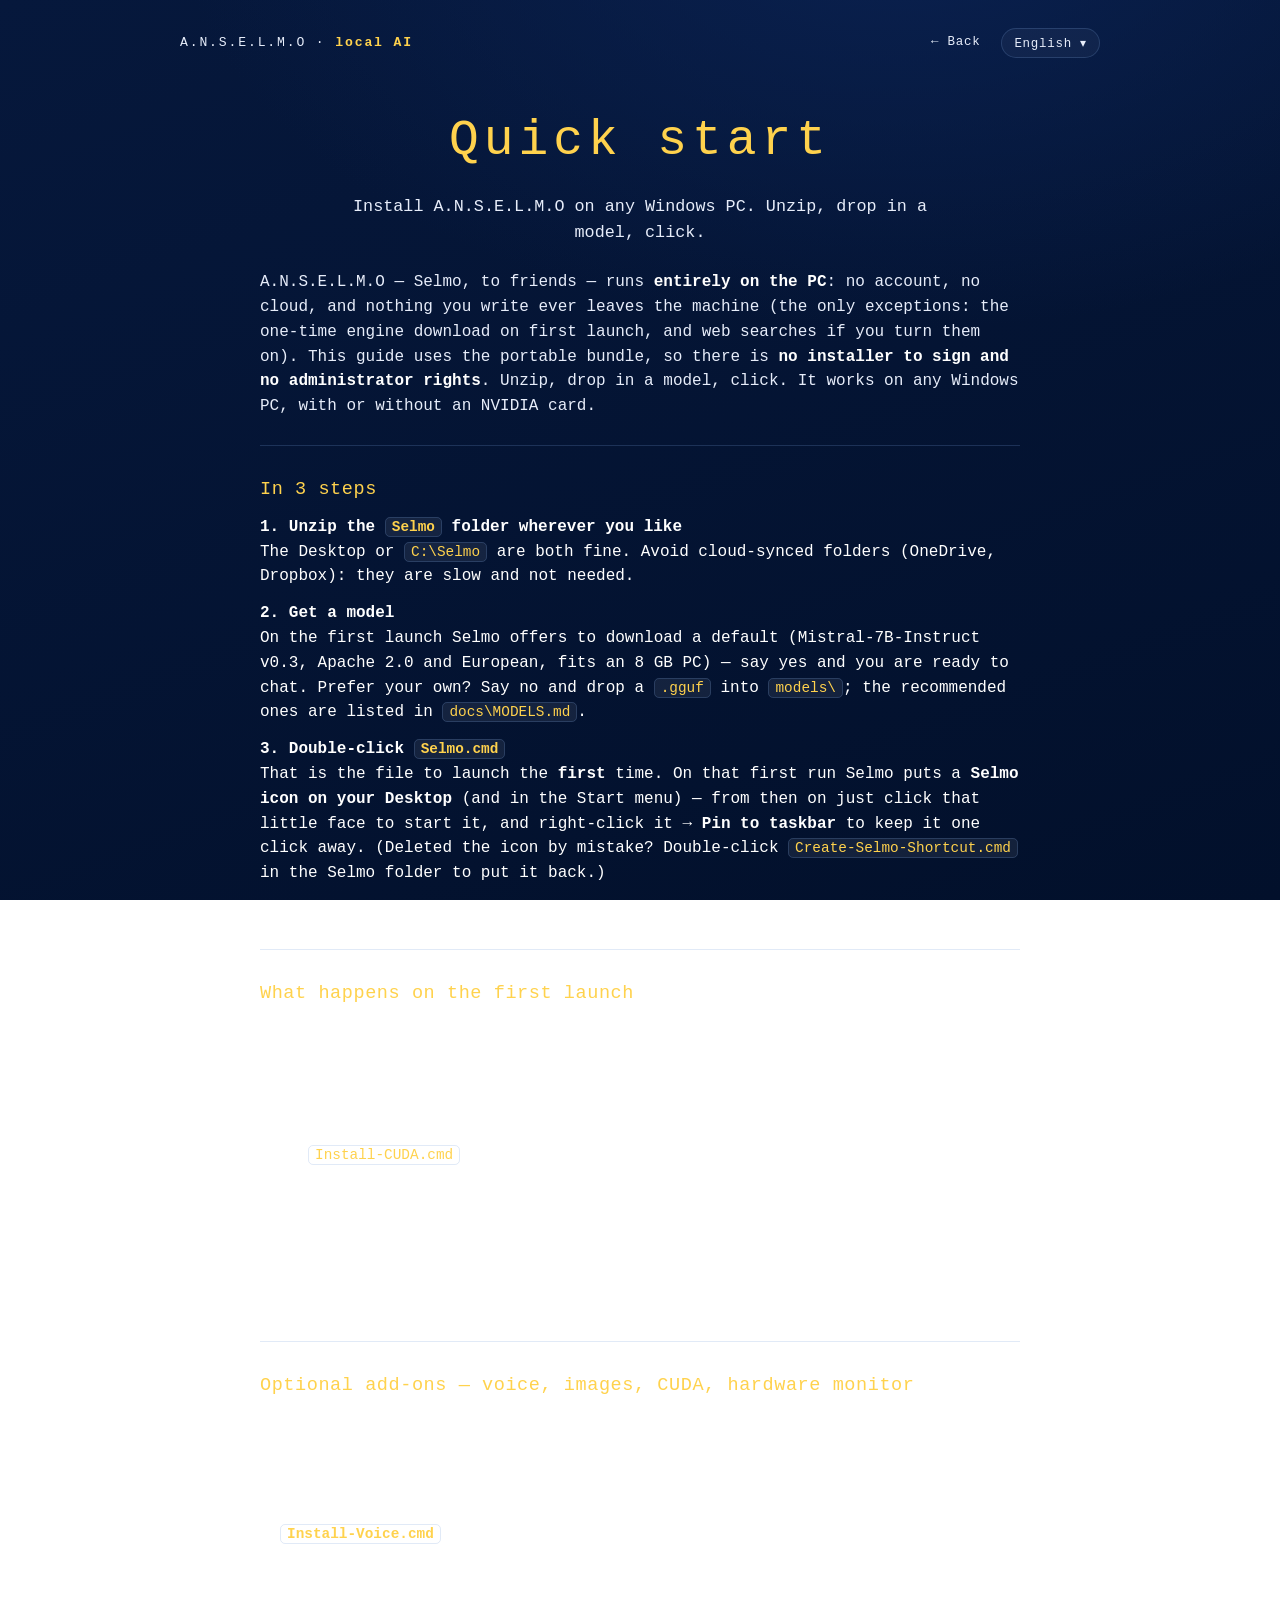
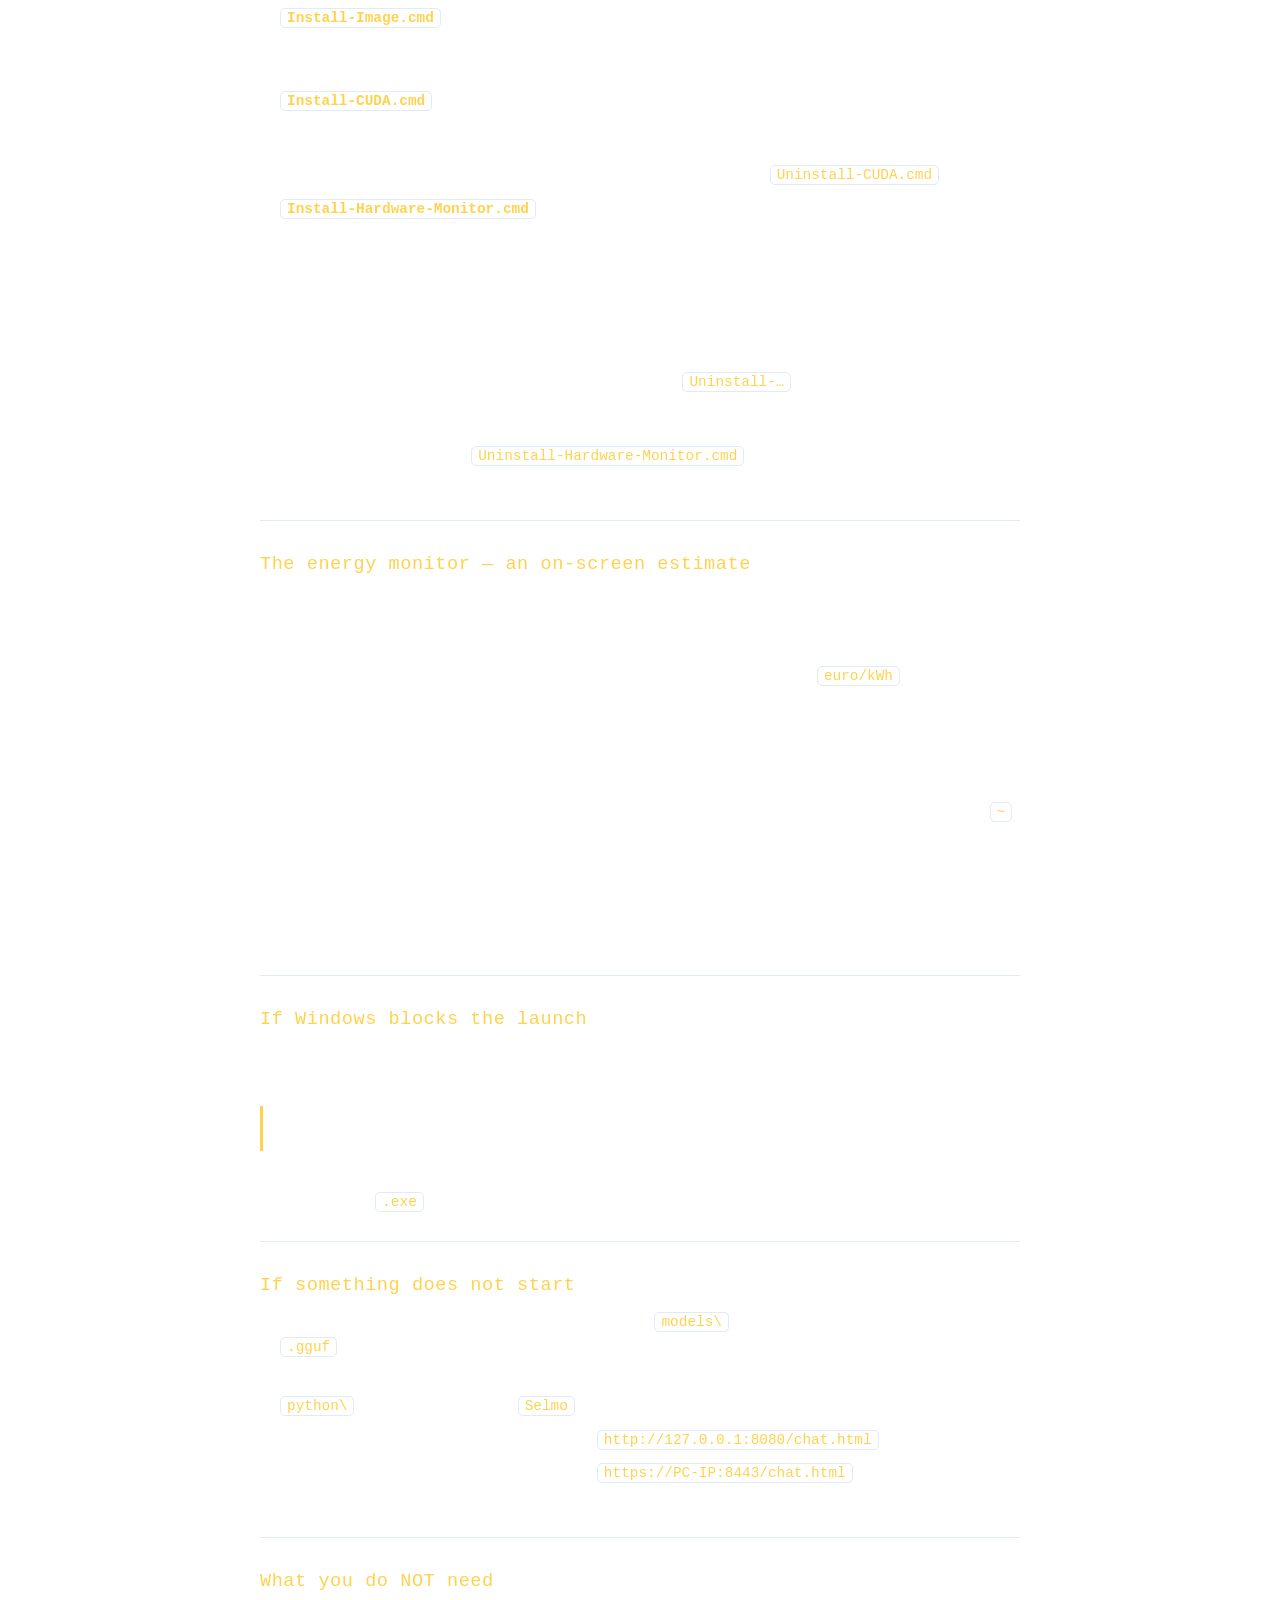
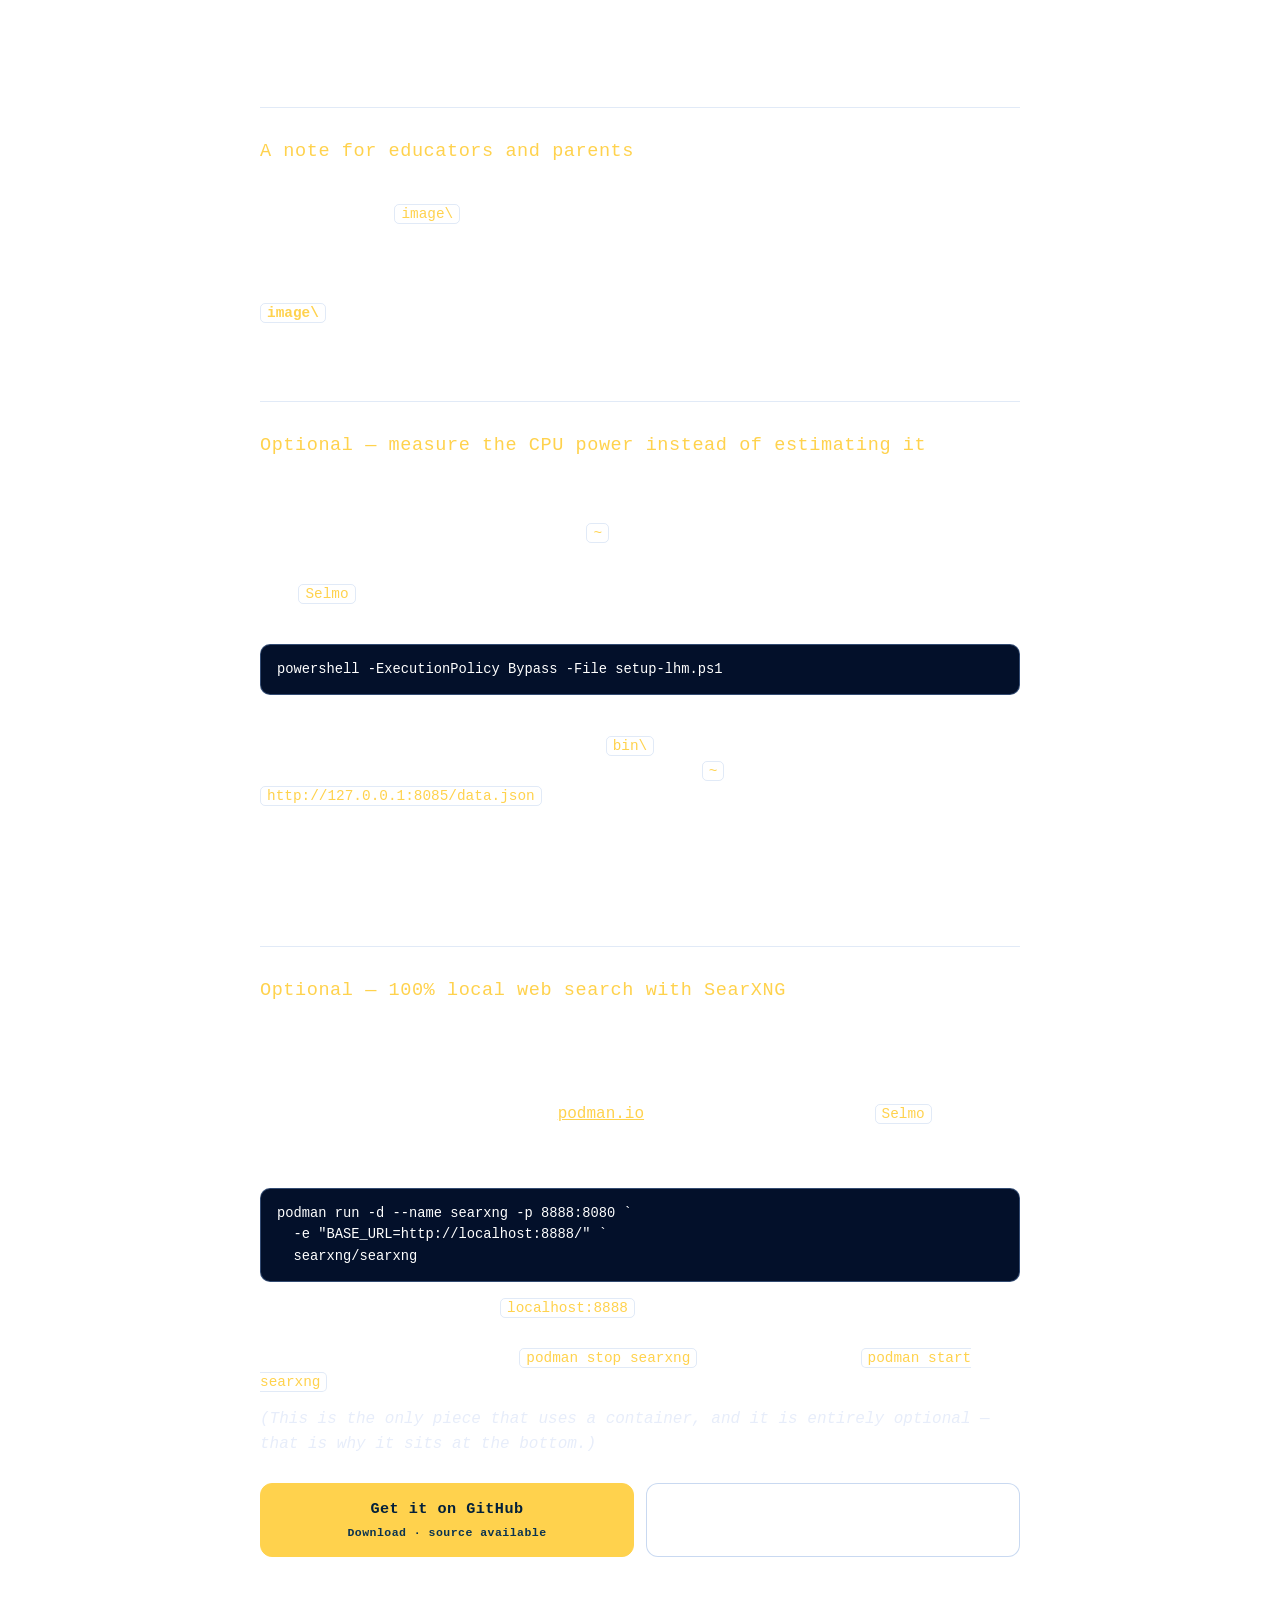
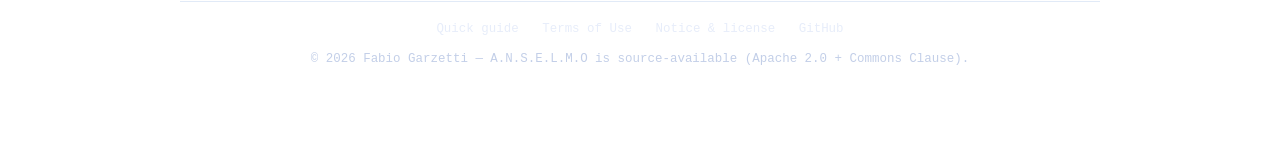
<file: docs/quickstart.html>
<!DOCTYPE html>
<html lang="en">
<head>
<meta charset="utf-8">
<meta name="viewport" content="width=device-width, initial-scale=1">
<title>A.N.S.E.L.M.O — Quick start</title>
<meta name="description" content="Quick start: install A.N.S.E.L.M.O on any Windows PC. Unzip, drop in a model, click.">
<link rel="stylesheet" href="style.css">
</head>
<body>
<div class="watermark" aria-hidden="true"></div>
<div class="wrap">

  <div class="top">
    <div class="brandmini"><a href="index.html">A.N.S.E.L.M.O · <b>local AI</b></a></div>
    <div class="top-r">
      <a class="back" href="software.html" data-i18n="nav.back">← Back</a>
      <button class="langbtn" id="langbtn" title="Language">EN ▾</button>
    </div>
  </div>

  <header class="hero">
    <h1>Quick start</h1>
    <div class="tag">Install A.N.S.E.L.M.O on any Windows PC. Unzip, drop in a model, click.</div>
  </header>

  <article class="doc">
    <p class="lead">A.N.S.E.L.M.O — Selmo, to friends — runs <strong>entirely on the PC</strong>: no account, no cloud, and nothing you write ever leaves the machine (the only exceptions: the one-time engine download on first launch, and web searches if you turn them on). This guide uses the portable bundle, so there is <strong>no installer to sign and no administrator rights</strong>. Unzip, drop in a model, click. It works on any Windows PC, with or without an NVIDIA card.</p>

    <hr>

    <h2>In 3 steps</h2>
    <p><strong>1. Unzip the <code>Selmo</code> folder wherever you like</strong><br>
    The Desktop or <code>C:\Selmo</code> are both fine. Avoid cloud-synced folders (OneDrive, Dropbox): they are slow and not needed.</p>
    <p><strong>2. Get a model</strong><br>
    On the first launch Selmo offers to download a default (Mistral-7B-Instruct v0.3, Apache 2.0 and European, fits an 8 GB PC) — say yes and you are ready to chat. Prefer your own? Say no and drop a <code>.gguf</code> into <code>models\</code>; the recommended ones are listed in <code>docs\MODELS.md</code>.</p>
    <p><strong>3. Double-click <code>Selmo.cmd</code></strong><br>
    That is the file to launch the <strong>first</strong> time. On that first run Selmo puts a <strong>Selmo icon on your Desktop</strong> (and in the Start menu) — from then on just click that little face to start it, and right-click it → <strong>Pin to taskbar</strong> to keep it one click away. (Deleted the icon by mistake? Double-click <code>Create-Selmo-Shortcut.cmd</code> in the Selmo folder to put it back.)</p>
    <p>Done. The browser opens with Selmo.</p>

    <hr>

    <h2>What happens on the first launch</h2>
    <p>The <strong>first</strong> time, a black window opens and downloads Selmo's engine — a universal <strong>Vulkan</strong> build that runs on any GPU, and on the CPU alone when there is no graphics card. It takes a minute or two and needs the internet <strong>only this once</strong>. Then the browser opens by itself. (It does not pick a GPU-specific build for you: on an NVIDIA card you can <em>optionally</em> swap in the faster CUDA engine later with <code>Install-CUDA.cmd</code> — see the add-ons below — but Selmo runs as-is everywhere.)</p>
    <p>From the second launch on it starts straight away, even offline.</p>
    <p>Down by the clock, bottom-right, the <strong>Selmo icon</strong> appears: it is the engine running in the background. You pick the model and chat in the browser; the icon is just where you shut everything down (right-click → Exit).</p>

    <hr>

    <h2>Optional add-ons — voice, images, CUDA, hardware monitor</h2>
    <p>The base edition is deliberately light: <strong>chat, web search and documents</strong>. Four optional add-ons live in the Selmo folder as separate files you can run — or ignore — independently. Each is a single double-click; run it, then restart Selmo.</p>
    <ul>
      <li><strong><code>Install-Voice.cmd</code></strong> — speak to Selmo (Whisper transcription) and have it read replies aloud (Kokoro). Downloads ~330 MB; the transcription model is fetched the first time you use the microphone.</li>
      <li><strong><code>Install-Image.cmd</code></strong> — local image generation (Z-Image-Turbo via stable-diffusion.cpp). It <strong>needs a graphics card</strong> (NVIDIA, AMD or Intel) and stops by itself on a PC without one. Downloads ~9 GB.</li>
      <li><strong><code>Install-CUDA.cmd</code></strong> — <strong>NVIDIA only</strong>: swaps Selmo's engine for the faster CUDA build. The base is a universal Vulkan engine that runs on any GPU and on CPU; on an NVIDIA card CUDA is quicker. It stops by itself on a non-NVIDIA PC, downloads a few hundred MB, and is reversible with <code>Uninstall-CUDA.cmd</code>.</li>
      <li><strong><code>Install-Hardware-Monitor.cmd</code></strong> — installs LibreHardwareMonitor so the energy monitor shows the <strong>real CPU watts</strong> instead of an estimate (asks for admin once, to read the CPU sensors).</li>
    </ul>
    <p>Until an add-on is installed, its buttons in the bottom bar stay greyed out — nothing in the interface pretends to work when the service behind it is missing.</p>
    <p><strong>Removing an add-on</strong> is just as easy: run its <code>Uninstall-…</code> twin in the same folder. Voice and Image only delete their own files (freeing the disk space); the hardware monitor's uninstaller also removes its background task. To remove Selmo completely, run <code>Uninstall-Hardware-Monitor.cmd</code> first (if you ever installed it), then delete the whole folder.</p>

    <hr>

    <h2>The energy monitor — an on-screen estimate</h2>
    <p>On the right of the screen A.N.S.E.L.M.O shows an <strong>estimate</strong> of the power your PC draws while it works: watts (CPU + GPU together), the watt-hours spent this session and in total, the speed in tokens per second, and the running cost in your own currency. Set your electricity price once in the <code>euro/kWh</code> field and the cost estimate follows it.</p>
    <p>This is a figure no other local AI puts on screen, and it is enough to compare a light model against a heavy one on the same PC. But it is an <strong>estimate, not a certified measurement</strong>: the GPU draw is read from the card, while the CPU and the rest of the system are approximated from load (the CPU figure carries a <code>~</code> when it is estimated rather than measured). If you want the exact number, a plug-in wall power meter or a smart plug with energy metering measures what the whole PC really pulls from the socket — and you can tune Selmo's estimate against that reading. To have the CPU power measured rather than estimated, see the optional LibreHardwareMonitor step near the end of this guide.</p>

    <hr>

    <h2>If Windows blocks the launch</h2>
    <p>Windows may show <strong>"Windows protected your PC"</strong> (SmartScreen), because the file is not signed. That is normal for a home-made program:</p>
    <blockquote>click <strong>More info</strong> → <strong>Run anyway</strong>.</blockquote>
    <p>You only do this <strong>once</strong>. (This is exactly the signing hassle the bundle avoids: there is no <code>.exe</code> to sign, just a script you start yourself.)</p>

    <hr>

    <h2>If something does not start</h2>
    <ul>
      <li><strong>"no .gguf file found in models\"</strong> → the <code>models\</code> folder is empty: copy a <code>.gguf</code> file into it.</li>
      <li><strong>The black window closes immediately</strong> → likely an antivirus block on the <code>python\</code> folder: add the <code>Selmo</code> folder to the antivirus exclusions.</li>
      <li><strong>The browser does not open</strong> → open <code>http://127.0.0.1:8080/chat.html</code> manually.</li>
      <li><strong>From a phone</strong> (same Wi-Fi) → open <code>https://PC-IP:8443/chat.html</code> and accept the certificate warning (once). The PC's IP is shown in the tray icon.</li>
    </ul>

    <hr>

    <h2>What you do NOT need</h2>
    <p>No Python to install (it is already inside the folder), no installer, no administrator, no account. Voice and image generation are optional extras: the chat works without them.</p>

    <hr>

    <h2>A note for educators and parents</h2>
    <p>Image generation is an optional extra: it stays off unless an image model is placed in the <code>image\</code> folder. Be aware that text-to-image models — all of them, not just the ones Selmo supports — can easily be pushed toward inappropriate images, and a model running locally has <strong>no cloud-side filter</strong>. In a classroom, or on a PC used by minors, the safest setup is the default one: <strong>leave the <code>image\</code> folder empty</strong> and supervise the use of the chat. Locally-run chat models only carry the safety training of whoever released them — an adult nearby is the real filter.</p>

    <hr>

    <h2>Optional — measure the CPU power instead of estimating it</h2>
    <p>The energy monitor needs no install: it runs the moment Selmo starts. On an NVIDIA machine the GPU watts are read from the card; the CPU figure is an <strong>estimate</strong> from load, marked with a <code>~</code>.</p>
    <p>To have the CPU power <strong>measured</strong> instead, install LibreHardwareMonitor once. Open the <code>Selmo</code> project folder, right-click an empty spot inside it, choose <strong>Open in Terminal</strong>, then paste the command below and press Enter:</p>
    <pre><code>powershell -ExecutionPolicy Bypass -File setup-lhm.ps1</code></pre>
    <p>It asks for administrator rights once (reading CPU package power needs them), downloads LibreHardwareMonitor into <code>bin\</code>, sets it to start quietly at logon, and Selmo then shows the real CPU watts — the <code>~</code> disappears. To check, open <code>http://127.0.0.1:8085/data.json</code>: you should see CPU and GPU watts.</p>
    <p>Some locked-down PCs block the sensor driver (Windows Defender flags this class of driver). If that happens nothing breaks — Selmo keeps using the estimate. And whatever the software reports, only a plug-in wall power meter or a smart plug with energy metering measures exactly what the PC pulls from the socket.</p>

    <hr>

    <h2>Optional — 100% local web search with SearXNG</h2>
    <p>Selmo can search the web. By default it uses public engines (the query leaves the PC). If you want <strong>searches to stay local too</strong>, you can run SearXNG in a container on the PC. This is <strong>optional</strong>: without it, search still works.</p>
    <p>You need <strong>Podman Desktop</strong> (free, <a href="https://podman.io" target="_blank" rel="noopener">podman.io</a>). Then, once: open the <code>Selmo</code> project folder, right-click an empty spot inside it, choose <strong>Open in Terminal</strong>, then paste the command below and press Enter:</p>
    <pre><code>podman run -d --name searxng -p 8888:8080 `
  -e "BASE_URL=http://localhost:8888/" `
  searxng/searxng</code></pre>
    <p>Selmo detects SearXNG on <code>localhost:8888</code> by itself and routes searches to it: from then on the sources bar shows "SearXNG local" and the query no longer leaves the PC. To stop it: <code>podman stop searxng</code>. To restart it: <code>podman start searxng</code>.</p>
    <p class="lead"><em>(This is the only piece that uses a container, and it is entirely optional — that is why it sits at the bottom.)</em></p>

    <div class="ctas" style="margin-top:26px">
      <a class="cta primary" data-link="github" target="_blank" rel="noopener">
        <span data-i18n="cta.github">Get it on GitHub</span>
        <span class="s" data-i18n="cta.github.s">Download · source available</span>
      </a>
      <a class="cta ghost" href="software.html">
        <span data-i18n="nav.back">← Back</span>
      </a>
    </div>
  </article>

  <footer>
    <nav>
      <a href="quickstart.html" data-i18n="foot.quick">Quick guide</a>
      <a data-link="terms" target="_blank" rel="noopener" data-i18n="foot.terms">Terms of Use</a>
      <a data-link="notice" target="_blank" rel="noopener" data-i18n="foot.notice">Notice &amp; license</a>
      <a data-link="github" target="_blank" rel="noopener">GitHub</a>
    </nav>
    <div class="cw" data-i18n="foot.cw">© 2026 Fabio Garzetti — A.N.S.E.L.M.O is source-available (Apache 2.0 + Commons Clause).</div>
  </footer>
</div>
<script src="site.js"></script>
</body>
</html>
</file>
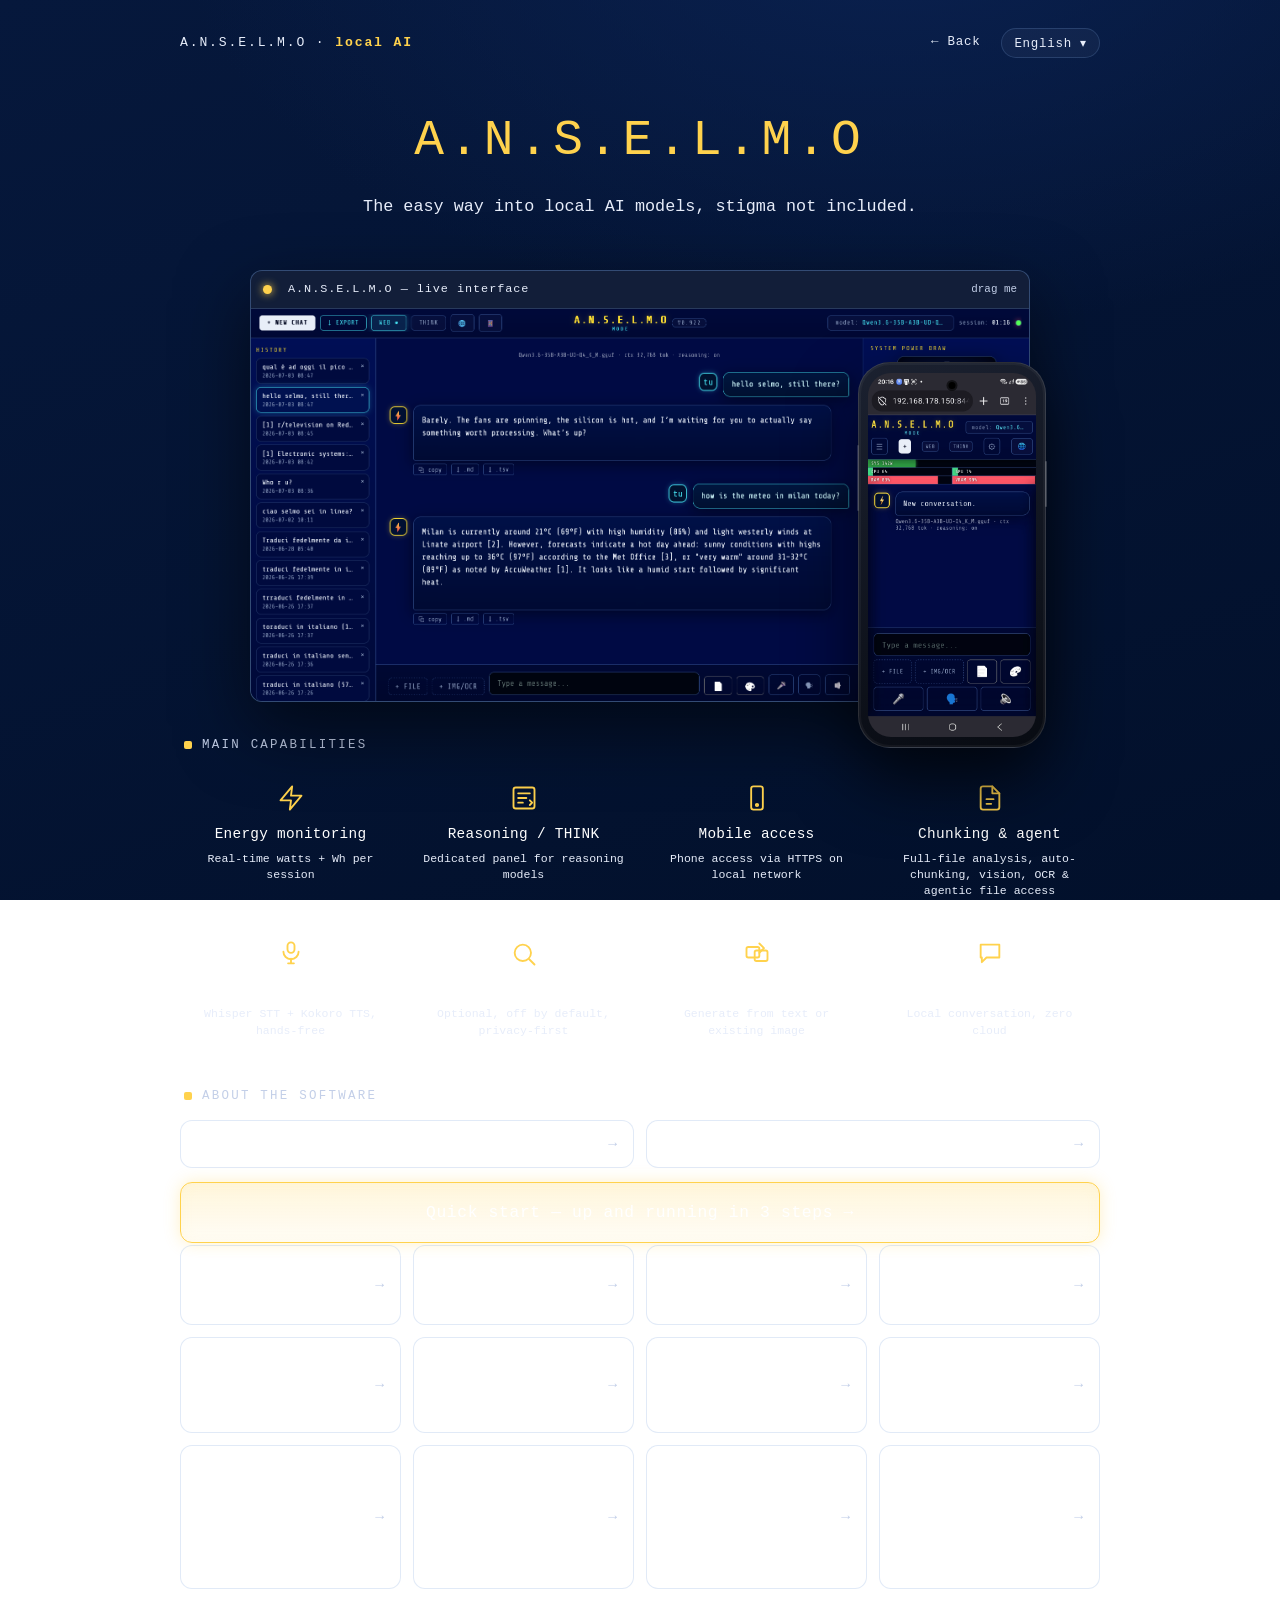
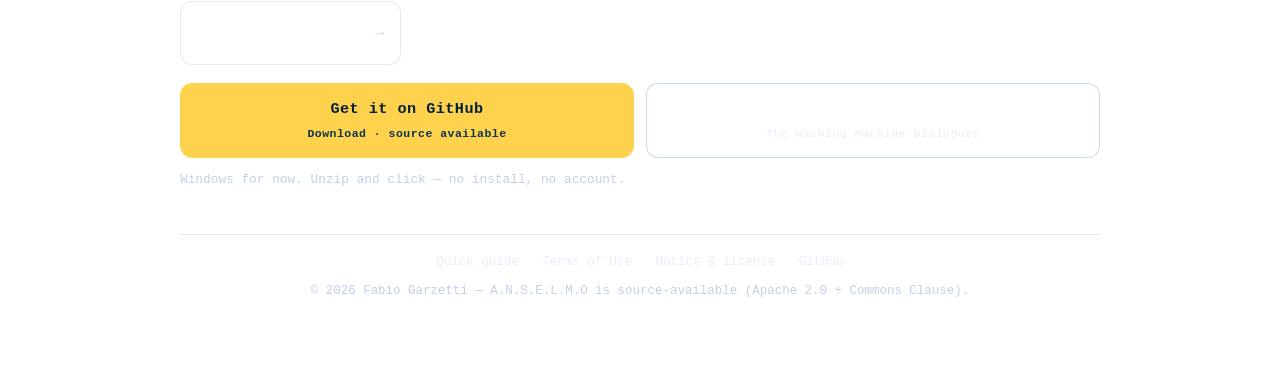
<file: docs/software.html>
<!DOCTYPE html>
<html lang="en">
<head>
<meta charset="utf-8">
<meta name="viewport" content="width=device-width, initial-scale=1">
<title>A.N.S.E.L.M.O — the software</title>
<meta name="description" content="A.N.S.E.L.M.O — a fully local AI on your own PC. Chat, vision, documents, voice, images. Private by design, energy-honest, source-available.">
<link rel="stylesheet" href="style.css">
</head>
<body>
<div class="watermark" aria-hidden="true"></div>
<div class="wrap">

  <div class="top">
    <div class="brandmini"><a href="index.html">A.N.S.E.L.M.O · <b>local AI</b></a></div>
    <div class="top-r">
      <a class="back" href="index.html" data-i18n="nav.back">← Back</a>
      <button class="langbtn" id="langbtn" title="Language">EN ▾</button>
    </div>
  </div>

  <header class="hero">
    <h1 data-i18n="sw.title">A.N.S.E.L.M.O</h1>
    <div class="tag" data-i18n="sw.sub">The easy way into local AI models, stigma not included.</div>
  </header>

  <!-- device stage: desktop window + phone overlay -->
  <div class="devstage">

    <!-- floating window: the app interface -->
    <div class="floatwin" id="floatwin">
      <div class="fw-bar" id="fwbar">
        <span class="fw-led"></span>
        <span class="fw-title" data-i18n="fw.title">A.N.S.E.L.M.O — live interface</span>
        <span class="fw-hint" data-i18n="fw.hint">drag me</span>
      </div>
      <div class="fw-body">
        <img id="fwimg" src="assets/anselmo-ui.png" alt="A.N.S.E.L.M.O interface"
             onerror="this.style.display='none';document.getElementById('fwph').style.display='flex';">
        <div class="fw-ph" id="fwph" style="display:none" data-i18n="fw.ph">Drop the interface screenshot at assets/anselmo-ui.png</div>
      </div>
    </div>

    <!-- phone overlay: the app on a handset -->
    <div class="phone" aria-label="A.N.S.E.L.M.O on a phone">
      <div class="phone-screen">
        <span class="phone-notch"></span>
        <img src="assets/anselmo-phone.jpg" alt="A.N.S.E.L.M.O on a phone"
             onerror="this.style.display='none';this.parentNode.querySelector('.phone-ph').style.display='flex';">
        <div class="phone-ph" data-i18n="phone.ph">Drop the phone screenshot at assets/anselmo-phone.jpg</div>
      </div>
    </div>

  </div>

  <!-- capability matrix -->
  <section class="sec">
    <div class="sec-h" data-i18n="caps.h">Main capabilities</div>
    <div class="caps">
      <div class="cap">
        <div class="ic"><svg viewBox="0 0 24 24"><path d="M4 4h16v11H9l-4 4v-4H4z"/></svg></div>
        <div class="ct">Chat</div>
        <div class="cd">Standard LLM chat</div>
      </div>
      <div class="cap">
        <div class="ic"><svg viewBox="0 0 24 24"><path d="M7 3h8l4 4v14H7z"/><path d="M15 3v4h4"/><path d="M10 12h6M10 15.5h6M10 19h4"/></svg></div>
        <div class="ct">Documents &amp; OCR</div>
        <div class="cd">Whole-file handling, with chunking</div>
      </div>
      <div class="cap">
        <div class="ic"><svg viewBox="0 0 24 24"><path d="M2 12s3.6-6.5 10-6.5S22 12 22 12s-3.6 6.5-10 6.5S2 12 2 12z"/><circle cx="12" cy="12" r="2.6"/></svg></div>
        <div class="ct">Image to text</div>
        <div class="cd">Vision &amp; OCR on images</div>
      </div>
      <div class="cap">
        <div class="ic"><svg viewBox="0 0 24 24"><rect x="3" y="6" width="14" height="12" rx="1.5"/><path d="M6 15l3-3 2.5 2.5L14 11l3 4"/><path d="M19 3l.9 2.1L22 6l-2.1.9L19 9l-.9-2.1L16 6l2.1-.9z"/></svg></div>
        <div class="ct">Text to image</div>
        <div class="cd">Local image generation</div>
      </div>
      <div class="cap">
        <div class="ic"><svg viewBox="0 0 24 24"><rect x="9" y="3" width="6" height="11" rx="3"/><path d="M5.5 11a6.5 6.5 0 0013 0"/><path d="M12 17.5V21"/></svg></div>
        <div class="ct">Voice recognition</div>
        <div class="cd">Speech to text</div>
      </div>
      <div class="cap">
        <div class="ic"><svg viewBox="0 0 24 24"><path d="M4 11v2M8 8v8M12 5v14M16 8v8M20 11v2"/></svg></div>
        <div class="ct">Conversational</div>
        <div class="cd">Hands-free voice, spoken replies (TTS)</div>
      </div>
      <div class="cap">
        <div class="ic"><svg viewBox="0 0 24 24"><path d="M4 8h13M4 8l3-3M4 8l3 3"/><path d="M20 16H7M20 16l-3-3M20 16l-3 3"/></svg></div>
        <div class="ct">Live model switching</div>
        <div class="cd">Swap models on the fly</div>
      </div>
      <div class="cap">
        <div class="ic"><svg viewBox="0 0 24 24"><circle cx="6" cy="10" r="2.4"/><circle cx="12" cy="8.5" r="2.6"/><circle cx="18" cy="10" r="2.4"/><path d="M2.5 19a3.5 3.5 0 017 0"/><path d="M8.5 19a3.5 3.5 0 017 0"/><path d="M14.5 19a3.5 3.5 0 017 0"/></svg></div>
        <div class="ct">Personality presets</div>
        <div class="cd">Selmo · Mizan · Custom</div>
      </div>
    </div>
  </section>

  <section class="sec" id="faq">
    <div class="sec-h" data-i18n="faq.h">About the software</div>
    <div class="grid" id="qgrid-top"></div>
    <a class="qstart" data-link="quick" target="_blank" rel="noopener" data-i18n="cta.quickstart">Quick start — up and running in 3 steps →</a>
    <div class="grid" id="qgrid"></div>

    <div class="ctas">
      <a class="cta primary" data-link="github" target="_blank" rel="noopener">
        <span data-i18n="cta.github">Get it on GitHub</span>
        <span class="s" data-i18n="cta.github.s">Download · source available</span>
      </a>
      <a class="cta ghost" href="book.html">
        <span data-i18n="cta.readbook">Read the book</span>
        <span class="s" data-i18n="cta.readbook.s">The Washing Machine Dialogues</span>
      </a>
    </div>
    <div class="note" data-i18n="cta.note">Windows for now. Unzip and click — no install, no account.</div>
  </section>

  <footer>
    <nav>
      <a data-link="quick" target="_blank" rel="noopener" data-i18n="foot.quick">Quick guide</a>
      <a data-link="terms" target="_blank" rel="noopener" data-i18n="foot.terms">Terms of Use</a>
      <a data-link="notice" target="_blank" rel="noopener" data-i18n="foot.notice">Notice &amp; license</a>
      <a data-link="github" target="_blank" rel="noopener">GitHub</a>
    </nav>
    <div class="cw" data-i18n="foot.cw">© 2026 Fabio Garzetti — A.N.S.E.L.M.O is source-available (Apache 2.0 + Commons Clause).</div>
  </footer>
</div>

<!-- popup -->
<div class="ovl" id="ovl">
  <div class="modal" role="dialog" aria-modal="true">
    <button class="x" id="modal-x" aria-label="Close">×</button>
    <div class="kicker">A.N.S.E.L.M.O</div>
    <h2 id="modal-title"></h2>
    <div class="body" id="modal-body"></div>
    <div class="links" id="modal-links"></div>
  </div>
</div>

<script src="site.js"></script>
<script>
/* build FAQ grid + modal */
var ovl = document.getElementById('ovl');
function openModal(item){
  document.getElementById('modal-title').textContent = item.q;
  document.getElementById('modal-body').innerHTML = item.body;
  document.getElementById('modal-links').innerHTML =
    '<a href="'+LINKS.quick+'" target="_blank" rel="noopener">Quick guide →</a>' +
    '<a href="'+LINKS.terms+'" target="_blank" rel="noopener">Terms of Use →</a>' +
    '<a href="'+LINKS.github+'" target="_blank" rel="noopener">GitHub →</a>';
  ovl.classList.add('on');
}
function closeModal(){ ovl.classList.remove('on'); }
function makeQ(item){
  var b = document.createElement('button');
  b.className = 'qbtn';
  b.innerHTML = '<span>'+item.q+'</span><span class="arw">→</span>';
  b.addEventListener('click', function(){ openModal(item); });
  return b;
}
function buildGrid(){
  var top = document.getElementById('qgrid-top'); top.innerHTML = '';
  var g = document.getElementById('qgrid'); g.innerHTML = '';
  getFAQ().forEach(function(item, idx){
    (idx < 2 ? top : g).appendChild(makeQ(item));
  });
}
document.getElementById('modal-x').addEventListener('click', closeModal);
ovl.addEventListener('click', function(e){ if(e.target === ovl) closeModal(); });
document.addEventListener('keydown', function(e){ if(e.key === 'Escape') closeModal(); });

/* draggable floating window (mouse) */
(function(){
  var w = document.getElementById('floatwin'), bar = document.getElementById('fwbar');
  var drag=false, ox=0, oy=0;
  bar.addEventListener('mousedown', function(e){
    var r = w.getBoundingClientRect();
    w.style.position='fixed'; w.style.margin='0'; w.style.zIndex='40';
    w.style.left=r.left+'px'; w.style.top=r.top+'px'; w.style.width=r.width+'px';
    drag=true; ox=e.clientX-r.left; oy=e.clientY-r.top; e.preventDefault();
  });
  window.addEventListener('mousemove', function(e){
    if(!drag) return;
    w.style.left=(e.clientX-ox)+'px'; w.style.top=(e.clientY-oy)+'px';
  });
  window.addEventListener('mouseup', function(){ drag=false; });
})();

window.onPageReady = buildGrid;      // build after i18n so LANG is set
window.onLangChange = buildGrid;     // rebuild on language switch
</script>
</body>
</html>
</file>
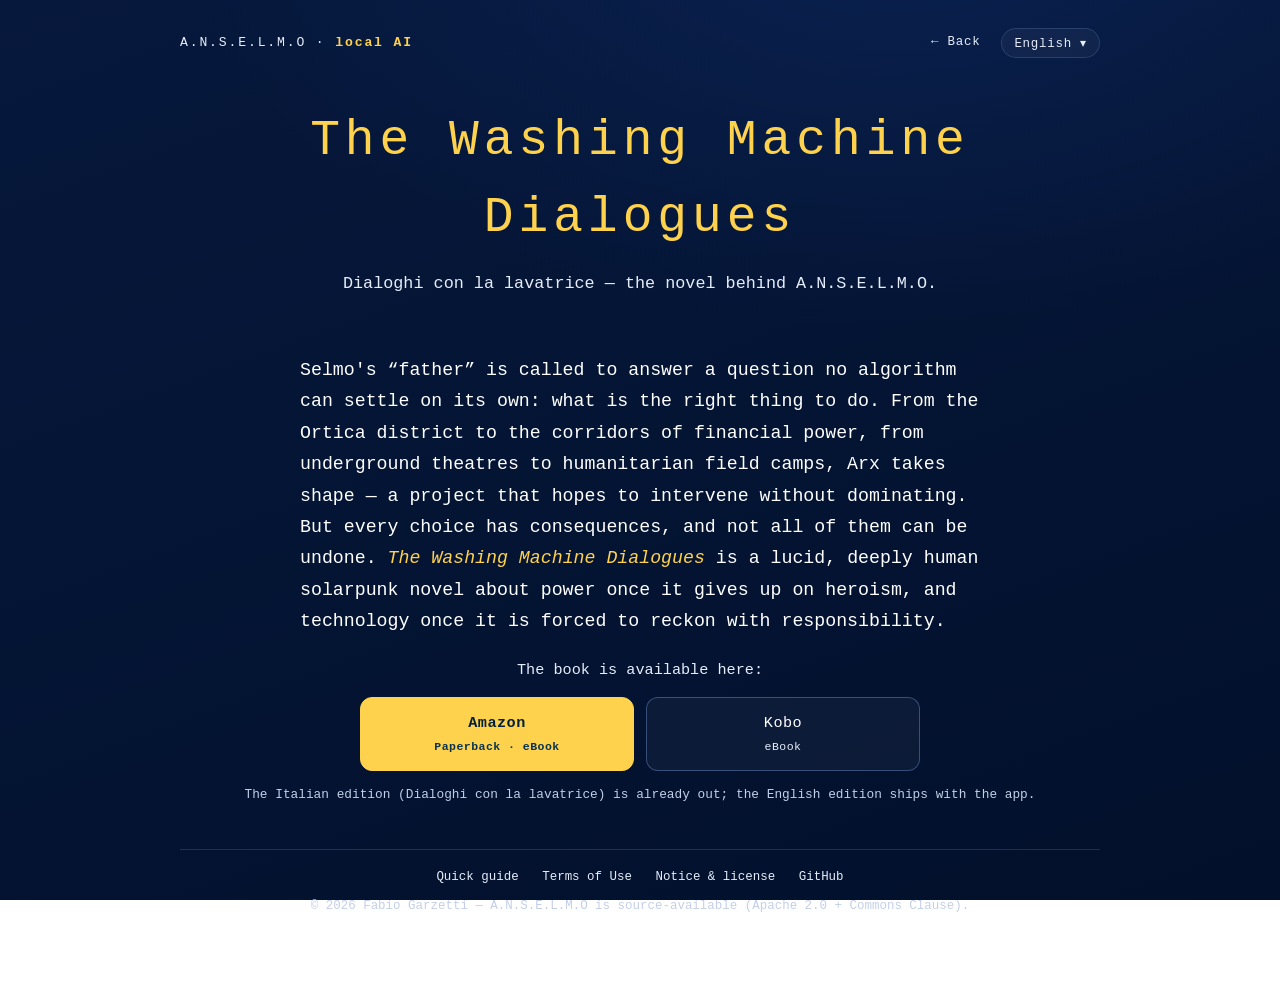
<file: landing/book.html>
<!DOCTYPE html>
<html lang="en">
<head>
<meta charset="utf-8">
<meta name="viewport" content="width=device-width, initial-scale=1">
<title>The Washing Machine Dialogues — the book</title>
<meta name="description" content="The Washing Machine Dialogues (Dialoghi con la lavatrice) — the novel behind A.N.S.E.L.M.O.">
<link rel="stylesheet" href="style.css">
</head>
<body>
<div class="watermark" aria-hidden="true"></div>
<div class="wrap">

  <div class="top">
    <div class="brandmini"><a href="index.html">A.N.S.E.L.M.O · <b>local AI</b></a></div>
    <div class="top-r">
      <a class="back" href="index.html" data-i18n="nav.back">← Back</a>
      <button class="langbtn" id="langbtn" title="Language">EN ▾</button>
    </div>
  </div>

  <header class="hero">
    <h1 data-i18n="book.title">The Washing Machine Dialogues</h1>
    <div class="tag" data-i18n="book.sub">Dialoghi con la lavatrice — the novel behind A.N.S.E.L.M.O.</div>
  </header>

  <section class="sec">
    <p class="pitch" data-i18n="book.pitch">Selmo's &ldquo;father&rdquo; is called to answer a question no algorithm can settle on its own: what is the right thing to do. From the Ortica district to the corridors of financial power, from underground theatres to humanitarian field camps, Arx takes shape &mdash; a project that hopes to intervene without dominating. But every choice has consequences, and not all of them can be undone. <i>The Washing Machine Dialogues</i> is a lucid, deeply human solarpunk novel about power once it gives up on heroism, and technology once it is forced to reckon with responsibility.</p>

    <div class="note" style="font-size:.95rem;color:var(--dim);max-width:640px;margin:22px auto 0;text-align:center" data-i18n="book.avail">
      The book is available here:
    </div>

    <div class="ctas" style="max-width:560px;margin:14px auto 0">
      <a class="cta primary" data-link="amazon" target="_blank" rel="noopener">
        <span data-i18n="cta.amazon">Amazon</span>
        <span class="s" data-i18n="cta.amazon.s">Paperback · eBook</span>
      </a>
      <a class="cta ghost" data-link="kobo" target="_blank" rel="noopener">
        <span data-i18n="cta.kobo">Kobo</span>
        <span class="s" data-i18n="cta.kobo.s">eBook</span>
      </a>
    </div>
    <div class="note" style="text-align:center;margin-top:14px" data-i18n="book.it.note">The Italian edition (Dialoghi con la lavatrice) is already out; the English edition ships with the app.</div>
  </section>

  <footer>
    <nav>
      <a data-link="quick" target="_blank" rel="noopener" data-i18n="foot.quick">Quick guide</a>
      <a data-link="terms" target="_blank" rel="noopener" data-i18n="foot.terms">Terms of Use</a>
      <a data-link="notice" target="_blank" rel="noopener" data-i18n="foot.notice">Notice &amp; license</a>
      <a data-link="github" target="_blank" rel="noopener">GitHub</a>
    </nav>
    <div class="cw" data-i18n="foot.cw">© 2026 Fabio Garzetti — A.N.S.E.L.M.O is source-available (Apache 2.0 + Commons Clause).</div>
  </footer>
</div>
<script src="site.js"></script>
</body>
</html>
</file>
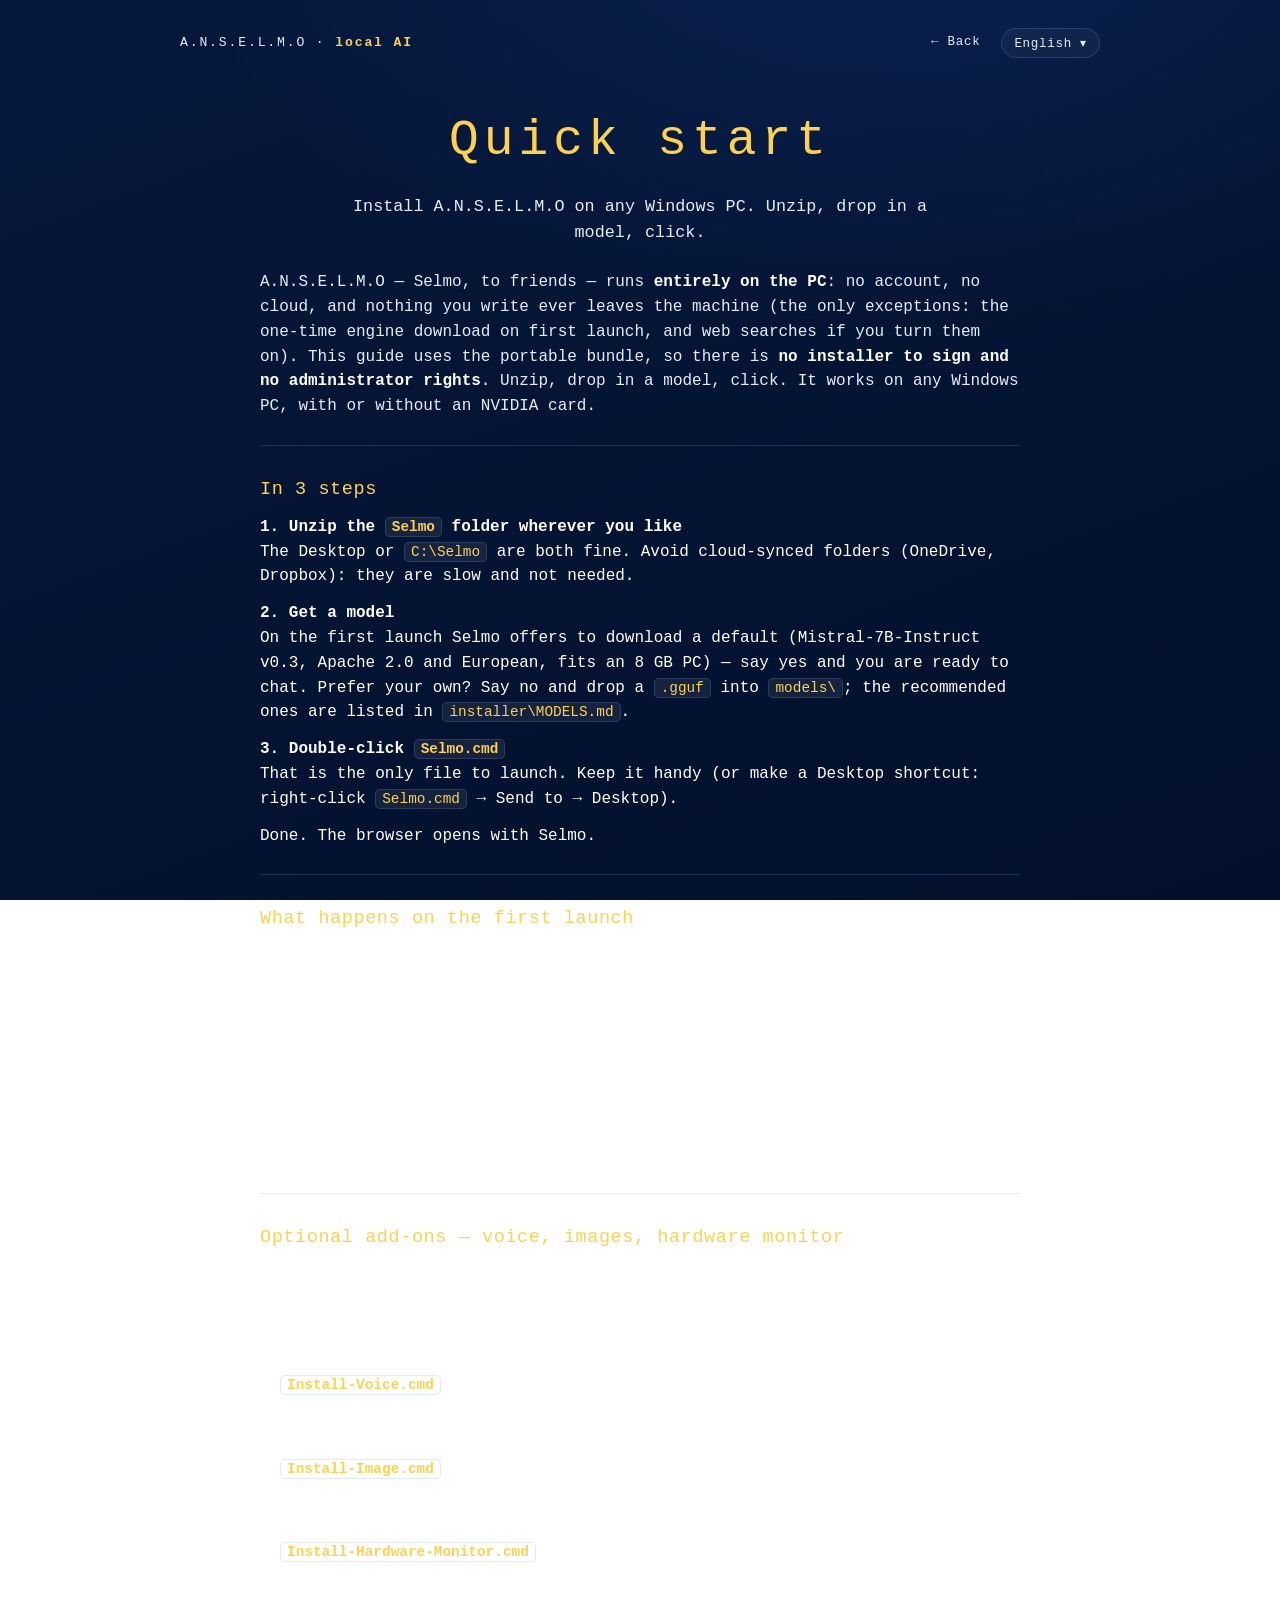
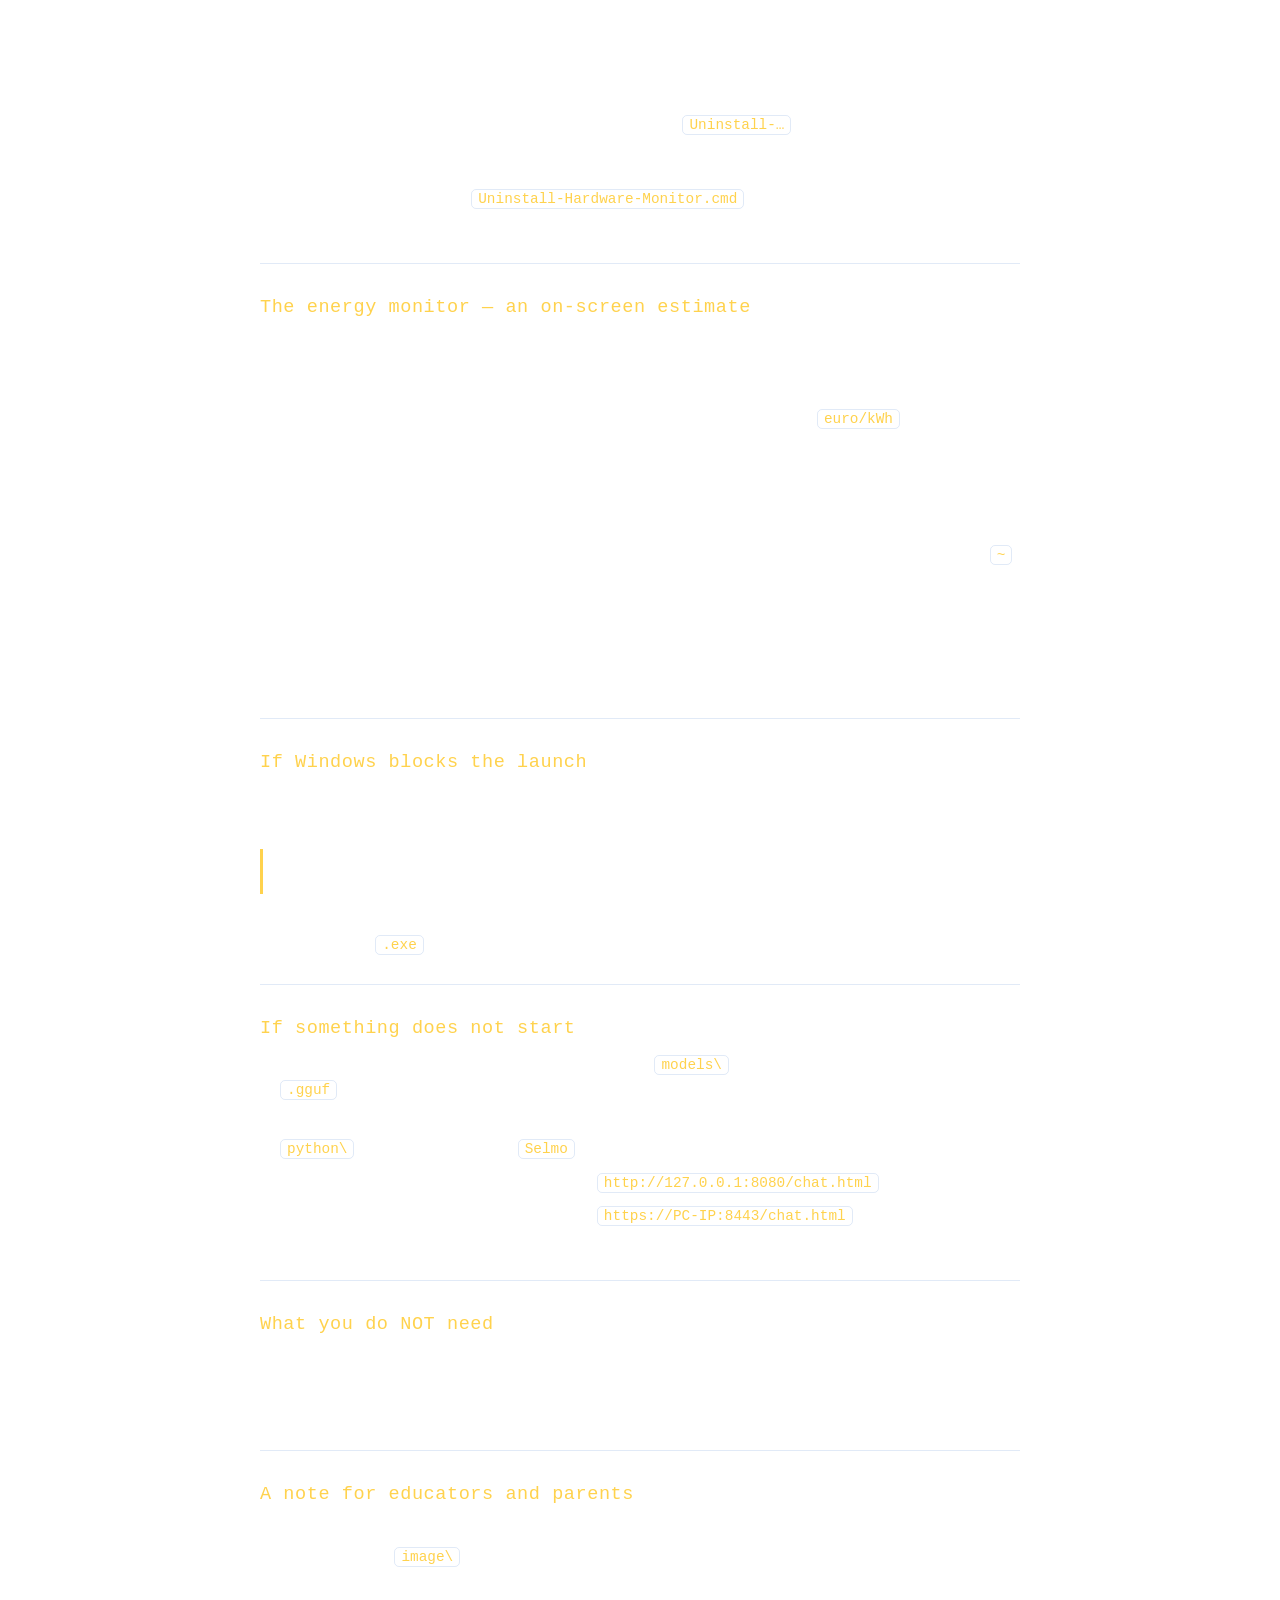
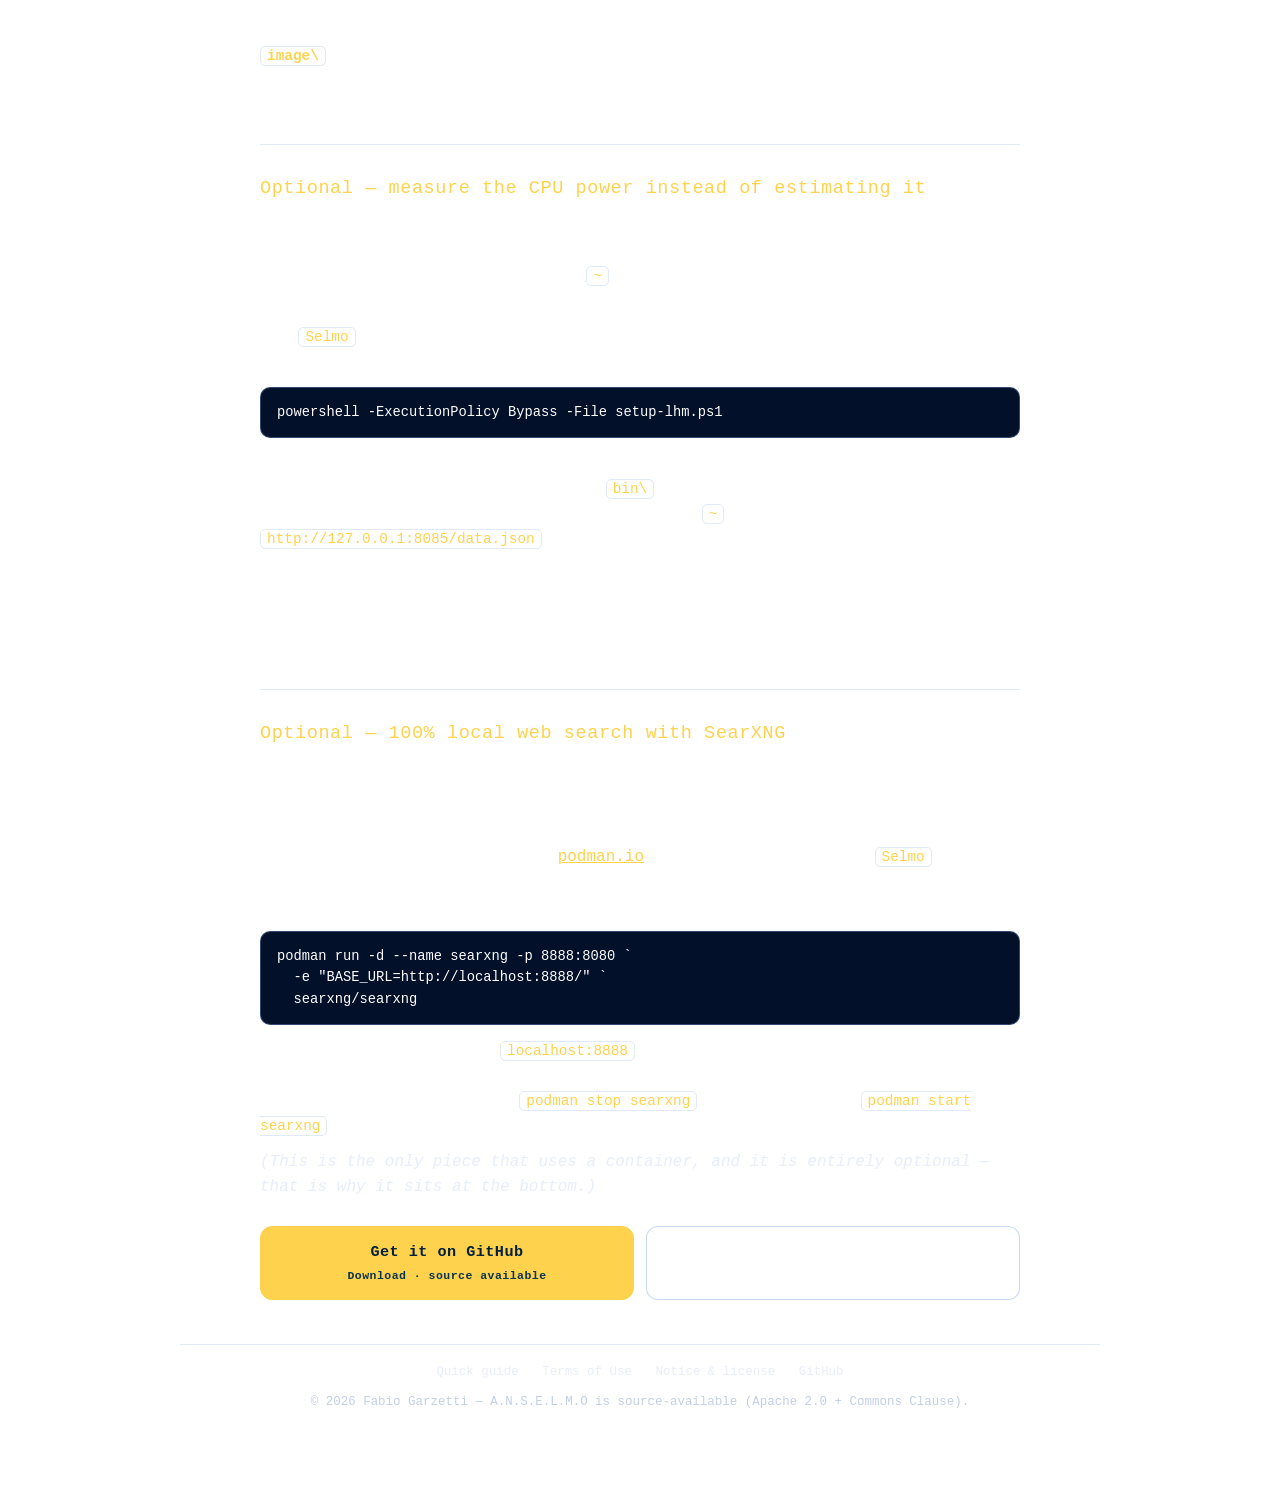
<file: landing/quickstart.html>
<!DOCTYPE html>
<html lang="en">
<head>
<meta charset="utf-8">
<meta name="viewport" content="width=device-width, initial-scale=1">
<title>A.N.S.E.L.M.O — Quick start</title>
<meta name="description" content="Quick start: install A.N.S.E.L.M.O on any Windows PC. Unzip, drop in a model, click.">
<link rel="stylesheet" href="style.css">
</head>
<body>
<div class="watermark" aria-hidden="true"></div>
<div class="wrap">

  <div class="top">
    <div class="brandmini"><a href="index.html">A.N.S.E.L.M.O · <b>local AI</b></a></div>
    <div class="top-r">
      <a class="back" href="software.html" data-i18n="nav.back">← Back</a>
      <button class="langbtn" id="langbtn" title="Language">EN ▾</button>
    </div>
  </div>

  <header class="hero">
    <h1>Quick start</h1>
    <div class="tag">Install A.N.S.E.L.M.O on any Windows PC. Unzip, drop in a model, click.</div>
  </header>

  <article class="doc">
    <p class="lead">A.N.S.E.L.M.O — Selmo, to friends — runs <strong>entirely on the PC</strong>: no account, no cloud, and nothing you write ever leaves the machine (the only exceptions: the one-time engine download on first launch, and web searches if you turn them on). This guide uses the portable bundle, so there is <strong>no installer to sign and no administrator rights</strong>. Unzip, drop in a model, click. It works on any Windows PC, with or without an NVIDIA card.</p>

    <hr>

    <h2>In 3 steps</h2>
    <p><strong>1. Unzip the <code>Selmo</code> folder wherever you like</strong><br>
    The Desktop or <code>C:\Selmo</code> are both fine. Avoid cloud-synced folders (OneDrive, Dropbox): they are slow and not needed.</p>
    <p><strong>2. Get a model</strong><br>
    On the first launch Selmo offers to download a default (Mistral-7B-Instruct v0.3, Apache 2.0 and European, fits an 8 GB PC) — say yes and you are ready to chat. Prefer your own? Say no and drop a <code>.gguf</code> into <code>models\</code>; the recommended ones are listed in <code>installer\MODELS.md</code>.</p>
    <p><strong>3. Double-click <code>Selmo.cmd</code></strong><br>
    That is the only file to launch. Keep it handy (or make a Desktop shortcut: right-click <code>Selmo.cmd</code> → Send to → Desktop).</p>
    <p>Done. The browser opens with Selmo.</p>

    <hr>

    <h2>What happens on the first launch</h2>
    <p>The <strong>first</strong> time, a black window opens and downloads the right engine for that PC (the NVIDIA build if there is an NVIDIA card, otherwise the build that also runs on CPU alone). It takes a minute or two and needs the internet <strong>only this once</strong>. Then the browser opens by itself.</p>
    <p>From the second launch on it starts straight away, even offline.</p>
    <p>Down by the clock, bottom-right, the <strong>Selmo icon</strong> appears: it is the engine running in the background. You pick the model and chat in the browser; the icon is just where you shut everything down (right-click → Exit).</p>

    <hr>

    <h2>Optional add-ons — voice, images, hardware monitor</h2>
    <p>The base edition is deliberately light: <strong>chat, web search and documents</strong>. Three optional add-ons live in the Selmo folder as separate files you can run — or ignore — independently. Each is a single double-click; run it, then restart Selmo.</p>
    <ul>
      <li><strong><code>Install-Voice.cmd</code></strong> — speak to Selmo (Whisper transcription) and have it read replies aloud (Kokoro). Downloads ~330 MB; the transcription model is fetched the first time you use the microphone.</li>
      <li><strong><code>Install-Image.cmd</code></strong> — local image generation (Z-Image-Turbo via stable-diffusion.cpp). It <strong>needs a graphics card</strong> (NVIDIA, AMD or Intel) and stops by itself on a PC without one. Downloads ~9 GB.</li>
      <li><strong><code>Install-Hardware-Monitor.cmd</code></strong> — installs LibreHardwareMonitor so the energy monitor shows the <strong>real CPU watts</strong> instead of an estimate (asks for admin once, to read the CPU sensors).</li>
    </ul>
    <p>Until an add-on is installed, its buttons in the bottom bar stay greyed out — nothing in the interface pretends to work when the service behind it is missing.</p>
    <p><strong>Removing an add-on</strong> is just as easy: run its <code>Uninstall-…</code> twin in the same folder. Voice and Image only delete their own files (freeing the disk space); the hardware monitor's uninstaller also removes its background task. To remove Selmo completely, run <code>Uninstall-Hardware-Monitor.cmd</code> first (if you ever installed it), then delete the whole folder.</p>

    <hr>

    <h2>The energy monitor — an on-screen estimate</h2>
    <p>On the right of the screen A.N.S.E.L.M.O shows an <strong>estimate</strong> of the power your PC draws while it works: watts (CPU + GPU together), the watt-hours spent this session and in total, the speed in tokens per second, and the running cost in your own currency. Set your electricity price once in the <code>euro/kWh</code> field and the cost estimate follows it.</p>
    <p>This is a figure no other local AI puts on screen, and it is enough to compare a light model against a heavy one on the same PC. But it is an <strong>estimate, not a certified measurement</strong>: the GPU draw is read from the card, while the CPU and the rest of the system are approximated from load (the CPU figure carries a <code>~</code> when it is estimated rather than measured). If you want the exact number, a plug-in wall power meter or a smart plug with energy metering measures what the whole PC really pulls from the socket — and you can tune Selmo's estimate against that reading. To have the CPU power measured rather than estimated, see the optional LibreHardwareMonitor step near the end of this guide.</p>

    <hr>

    <h2>If Windows blocks the launch</h2>
    <p>Windows may show <strong>"Windows protected your PC"</strong> (SmartScreen), because the file is not signed. That is normal for a home-made program:</p>
    <blockquote>click <strong>More info</strong> → <strong>Run anyway</strong>.</blockquote>
    <p>You only do this <strong>once</strong>. (This is exactly the signing hassle the bundle avoids: there is no <code>.exe</code> to sign, just a script you start yourself.)</p>

    <hr>

    <h2>If something does not start</h2>
    <ul>
      <li><strong>"no .gguf file found in models\"</strong> → the <code>models\</code> folder is empty: copy a <code>.gguf</code> file into it.</li>
      <li><strong>The black window closes immediately</strong> → likely an antivirus block on the <code>python\</code> folder: add the <code>Selmo</code> folder to the antivirus exclusions.</li>
      <li><strong>The browser does not open</strong> → open <code>http://127.0.0.1:8080/chat.html</code> manually.</li>
      <li><strong>From a phone</strong> (same Wi-Fi) → open <code>https://PC-IP:8443/chat.html</code> and accept the certificate warning (once). The PC's IP is shown in the tray icon.</li>
    </ul>

    <hr>

    <h2>What you do NOT need</h2>
    <p>No Python to install (it is already inside the folder), no installer, no administrator, no account. Voice and image generation are optional extras: the chat works without them.</p>

    <hr>

    <h2>A note for educators and parents</h2>
    <p>Image generation is an optional extra: it stays off unless an image model is placed in the <code>image\</code> folder. Be aware that text-to-image models — all of them, not just the ones Selmo supports — can easily be pushed toward inappropriate images, and a model running locally has <strong>no cloud-side filter</strong>. In a classroom, or on a PC used by minors, the safest setup is the default one: <strong>leave the <code>image\</code> folder empty</strong> and supervise the use of the chat. Locally-run chat models only carry the safety training of whoever released them — an adult nearby is the real filter.</p>

    <hr>

    <h2>Optional — measure the CPU power instead of estimating it</h2>
    <p>The energy monitor needs no install: it runs the moment Selmo starts. On an NVIDIA machine the GPU watts are read from the card; the CPU figure is an <strong>estimate</strong> from load, marked with a <code>~</code>.</p>
    <p>To have the CPU power <strong>measured</strong> instead, install LibreHardwareMonitor once. Open the <code>Selmo</code> project folder, right-click an empty spot inside it, choose <strong>Open in Terminal</strong>, then paste the command below and press Enter:</p>
    <pre><code>powershell -ExecutionPolicy Bypass -File setup-lhm.ps1</code></pre>
    <p>It asks for administrator rights once (reading CPU package power needs them), downloads LibreHardwareMonitor into <code>bin\</code>, sets it to start quietly at logon, and Selmo then shows the real CPU watts — the <code>~</code> disappears. To check, open <code>http://127.0.0.1:8085/data.json</code>: you should see CPU and GPU watts.</p>
    <p>Some locked-down PCs block the sensor driver (Windows Defender flags this class of driver). If that happens nothing breaks — Selmo keeps using the estimate. And whatever the software reports, only a plug-in wall power meter or a smart plug with energy metering measures exactly what the PC pulls from the socket.</p>

    <hr>

    <h2>Optional — 100% local web search with SearXNG</h2>
    <p>Selmo can search the web. By default it uses public engines (the query leaves the PC). If you want <strong>searches to stay local too</strong>, you can run SearXNG in a container on the PC. This is <strong>optional</strong>: without it, search still works.</p>
    <p>You need <strong>Podman Desktop</strong> (free, <a href="https://podman.io" target="_blank" rel="noopener">podman.io</a>). Then, once: open the <code>Selmo</code> project folder, right-click an empty spot inside it, choose <strong>Open in Terminal</strong>, then paste the command below and press Enter:</p>
    <pre><code>podman run -d --name searxng -p 8888:8080 `
  -e "BASE_URL=http://localhost:8888/" `
  searxng/searxng</code></pre>
    <p>Selmo detects SearXNG on <code>localhost:8888</code> by itself and routes searches to it: from then on the sources bar shows "SearXNG local" and the query no longer leaves the PC. To stop it: <code>podman stop searxng</code>. To restart it: <code>podman start searxng</code>.</p>
    <p class="lead"><em>(This is the only piece that uses a container, and it is entirely optional — that is why it sits at the bottom.)</em></p>

    <div class="ctas" style="margin-top:26px">
      <a class="cta primary" data-link="github" target="_blank" rel="noopener">
        <span data-i18n="cta.github">Get it on GitHub</span>
        <span class="s" data-i18n="cta.github.s">Download · source available</span>
      </a>
      <a class="cta ghost" href="software.html">
        <span data-i18n="nav.back">← Back</span>
      </a>
    </div>
  </article>

  <footer>
    <nav>
      <a href="quickstart.html" data-i18n="foot.quick">Quick guide</a>
      <a data-link="terms" target="_blank" rel="noopener" data-i18n="foot.terms">Terms of Use</a>
      <a data-link="notice" target="_blank" rel="noopener" data-i18n="foot.notice">Notice &amp; license</a>
      <a data-link="github" target="_blank" rel="noopener">GitHub</a>
    </nav>
    <div class="cw" data-i18n="foot.cw">© 2026 Fabio Garzetti — A.N.S.E.L.M.O is source-available (Apache 2.0 + Commons Clause).</div>
  </footer>
</div>
<script src="site.js"></script>
</body>
</html>
</file>
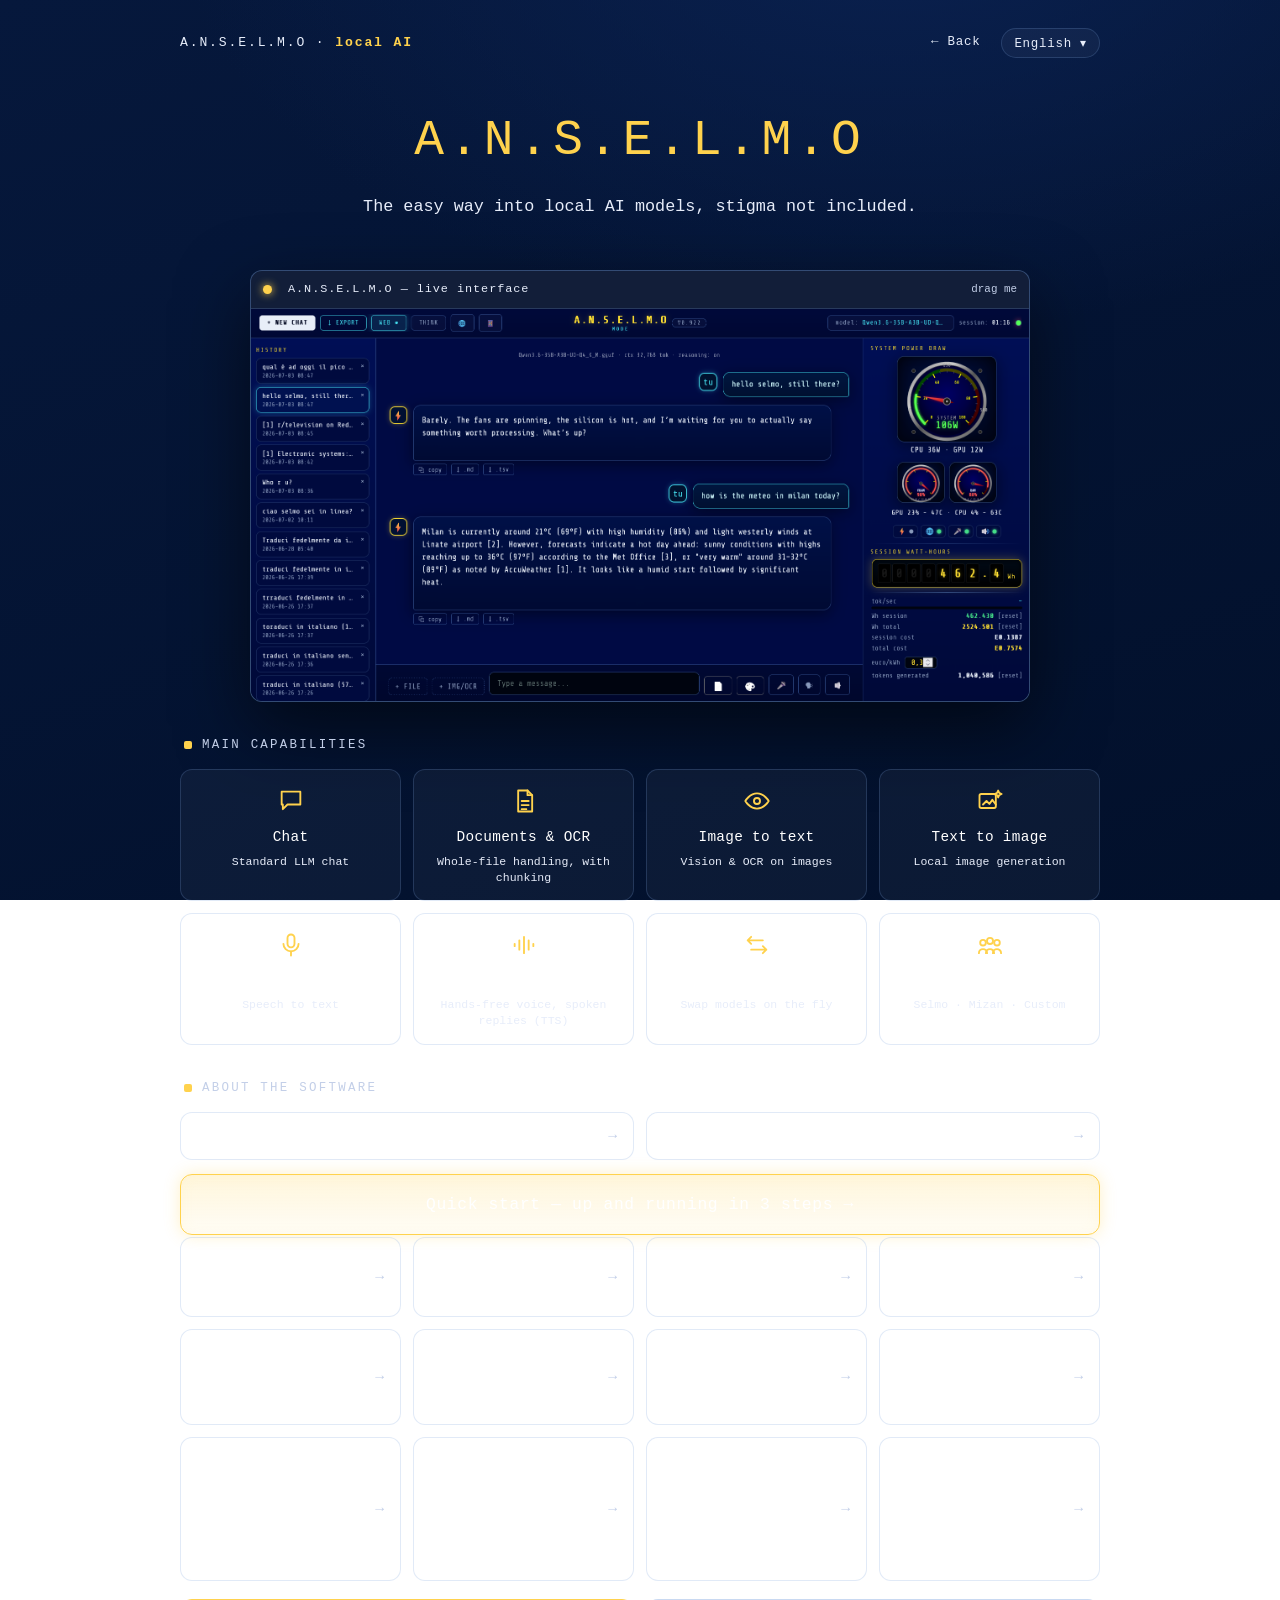
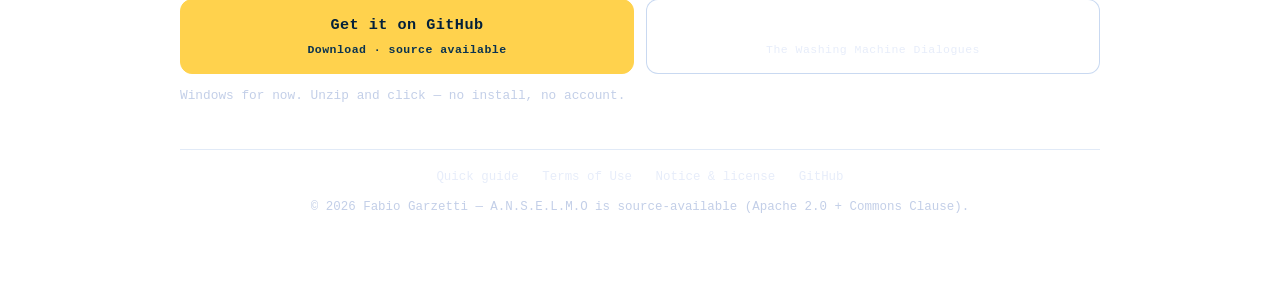
<file: landing/software.html>
<!DOCTYPE html>
<html lang="en">
<head>
<meta charset="utf-8">
<meta name="viewport" content="width=device-width, initial-scale=1">
<title>A.N.S.E.L.M.O — the software</title>
<meta name="description" content="A.N.S.E.L.M.O — a fully local AI on your own PC. Chat, vision, documents, voice, images. Private by design, energy-honest, source-available.">
<link rel="stylesheet" href="style.css">
</head>
<body>
<div class="watermark" aria-hidden="true"></div>
<div class="wrap">

  <div class="top">
    <div class="brandmini"><a href="index.html">A.N.S.E.L.M.O · <b>local AI</b></a></div>
    <div class="top-r">
      <a class="back" href="index.html" data-i18n="nav.back">← Back</a>
      <button class="langbtn" id="langbtn" title="Language">EN ▾</button>
    </div>
  </div>

  <header class="hero">
    <h1 data-i18n="sw.title">A.N.S.E.L.M.O</h1>
    <div class="tag" data-i18n="sw.sub">The easy way into local AI models, stigma not included.</div>
  </header>

  <!-- floating window: the app interface -->
  <div class="floatwin" id="floatwin">
    <div class="fw-bar" id="fwbar">
      <span class="fw-led"></span>
      <span class="fw-title" data-i18n="fw.title">A.N.S.E.L.M.O — live interface</span>
      <span class="fw-hint" data-i18n="fw.hint">drag me</span>
    </div>
    <div class="fw-body">
      <img id="fwimg" src="assets/anselmo-ui.png" alt="A.N.S.E.L.M.O interface"
           onerror="this.style.display='none';document.getElementById('fwph').style.display='flex';">
      <div class="fw-ph" id="fwph" style="display:none" data-i18n="fw.ph">Drop the interface screenshot at assets/anselmo-ui.png</div>
    </div>
  </div>

  <!-- capability matrix -->
  <section class="sec">
    <div class="sec-h">Main capabilities</div>
    <div class="caps">
      <div class="cap">
        <div class="ic"><svg viewBox="0 0 24 24"><path d="M4 4h16v11H9l-4 4v-4H4z"/></svg></div>
        <div class="ct">Chat</div>
        <div class="cd">Standard LLM chat</div>
      </div>
      <div class="cap">
        <div class="ic"><svg viewBox="0 0 24 24"><path d="M7 3h8l4 4v14H7z"/><path d="M15 3v4h4"/><path d="M10 12h6M10 15.5h6M10 19h4"/></svg></div>
        <div class="ct">Documents &amp; OCR</div>
        <div class="cd">Whole-file handling, with chunking</div>
      </div>
      <div class="cap">
        <div class="ic"><svg viewBox="0 0 24 24"><path d="M2 12s3.6-6.5 10-6.5S22 12 22 12s-3.6 6.5-10 6.5S2 12 2 12z"/><circle cx="12" cy="12" r="2.6"/></svg></div>
        <div class="ct">Image to text</div>
        <div class="cd">Vision &amp; OCR on images</div>
      </div>
      <div class="cap">
        <div class="ic"><svg viewBox="0 0 24 24"><rect x="3" y="6" width="14" height="12" rx="1.5"/><path d="M6 15l3-3 2.5 2.5L14 11l3 4"/><path d="M19 3l.9 2.1L22 6l-2.1.9L19 9l-.9-2.1L16 6l2.1-.9z"/></svg></div>
        <div class="ct">Text to image</div>
        <div class="cd">Local image generation</div>
      </div>
      <div class="cap">
        <div class="ic"><svg viewBox="0 0 24 24"><rect x="9" y="3" width="6" height="11" rx="3"/><path d="M5.5 11a6.5 6.5 0 0013 0"/><path d="M12 17.5V21"/></svg></div>
        <div class="ct">Voice recognition</div>
        <div class="cd">Speech to text</div>
      </div>
      <div class="cap">
        <div class="ic"><svg viewBox="0 0 24 24"><path d="M4 11v2M8 8v8M12 5v14M16 8v8M20 11v2"/></svg></div>
        <div class="ct">Conversational</div>
        <div class="cd">Hands-free voice, spoken replies (TTS)</div>
      </div>
      <div class="cap">
        <div class="ic"><svg viewBox="0 0 24 24"><path d="M4 8h13M4 8l3-3M4 8l3 3"/><path d="M20 16H7M20 16l-3-3M20 16l-3 3"/></svg></div>
        <div class="ct">Live model switching</div>
        <div class="cd">Swap models on the fly</div>
      </div>
      <div class="cap">
        <div class="ic"><svg viewBox="0 0 24 24"><circle cx="6" cy="10" r="2.4"/><circle cx="12" cy="8.5" r="2.6"/><circle cx="18" cy="10" r="2.4"/><path d="M2.5 19a3.5 3.5 0 017 0"/><path d="M8.5 19a3.5 3.5 0 017 0"/><path d="M14.5 19a3.5 3.5 0 017 0"/></svg></div>
        <div class="ct">Personality presets</div>
        <div class="cd">Selmo · Mizan · Custom</div>
      </div>
    </div>
  </section>

  <section class="sec" id="faq">
    <div class="sec-h" data-i18n="faq.h">About the software</div>
    <div class="grid" id="qgrid-top"></div>
    <a class="qstart" data-link="quick" target="_blank" rel="noopener" data-i18n="cta.quickstart">Quick start — up and running in 3 steps →</a>
    <div class="grid" id="qgrid"></div>

    <div class="ctas">
      <a class="cta primary" data-link="github" target="_blank" rel="noopener">
        <span data-i18n="cta.github">Get it on GitHub</span>
        <span class="s" data-i18n="cta.github.s">Download · source available</span>
      </a>
      <a class="cta ghost" href="book.html">
        <span data-i18n="cta.readbook">Read the book</span>
        <span class="s" data-i18n="cta.readbook.s">The Washing Machine Dialogues</span>
      </a>
    </div>
    <div class="note" data-i18n="cta.note">Windows for now. Unzip and click — no install, no account.</div>
  </section>

  <footer>
    <nav>
      <a data-link="quick" target="_blank" rel="noopener" data-i18n="foot.quick">Quick guide</a>
      <a data-link="terms" target="_blank" rel="noopener" data-i18n="foot.terms">Terms of Use</a>
      <a data-link="notice" target="_blank" rel="noopener" data-i18n="foot.notice">Notice &amp; license</a>
      <a data-link="github" target="_blank" rel="noopener">GitHub</a>
    </nav>
    <div class="cw" data-i18n="foot.cw">© 2026 Fabio Garzetti — A.N.S.E.L.M.O is source-available (Apache 2.0 + Commons Clause).</div>
  </footer>
</div>

<!-- popup -->
<div class="ovl" id="ovl">
  <div class="modal" role="dialog" aria-modal="true">
    <button class="x" id="modal-x" aria-label="Close">×</button>
    <div class="kicker">A.N.S.E.L.M.O</div>
    <h2 id="modal-title"></h2>
    <div class="body" id="modal-body"></div>
    <div class="links" id="modal-links"></div>
  </div>
</div>

<script src="site.js"></script>
<script>
/* build FAQ grid + modal */
var ovl = document.getElementById('ovl');
function openModal(item){
  document.getElementById('modal-title').textContent = item.q;
  document.getElementById('modal-body').innerHTML = item.body;
  document.getElementById('modal-links').innerHTML =
    '<a href="'+LINKS.quick+'" target="_blank" rel="noopener">Quick guide →</a>' +
    '<a href="'+LINKS.terms+'" target="_blank" rel="noopener">Terms of Use →</a>' +
    '<a href="'+LINKS.github+'" target="_blank" rel="noopener">GitHub →</a>';
  ovl.classList.add('on');
}
function closeModal(){ ovl.classList.remove('on'); }
function makeQ(item){
  var b = document.createElement('button');
  b.className = 'qbtn';
  b.innerHTML = '<span>'+item.q+'</span><span class="arw">→</span>';
  b.addEventListener('click', function(){ openModal(item); });
  return b;
}
function buildGrid(){
  var top = document.getElementById('qgrid-top'); top.innerHTML = '';
  var g = document.getElementById('qgrid'); g.innerHTML = '';
  getFAQ().forEach(function(item, idx){
    (idx < 2 ? top : g).appendChild(makeQ(item));
  });
}
document.getElementById('modal-x').addEventListener('click', closeModal);
ovl.addEventListener('click', function(e){ if(e.target === ovl) closeModal(); });
document.addEventListener('keydown', function(e){ if(e.key === 'Escape') closeModal(); });

/* draggable floating window (mouse) */
(function(){
  var w = document.getElementById('floatwin'), bar = document.getElementById('fwbar');
  var drag=false, ox=0, oy=0;
  bar.addEventListener('mousedown', function(e){
    var r = w.getBoundingClientRect();
    w.style.position='fixed'; w.style.margin='0'; w.style.zIndex='40';
    w.style.left=r.left+'px'; w.style.top=r.top+'px'; w.style.width=r.width+'px';
    drag=true; ox=e.clientX-r.left; oy=e.clientY-r.top; e.preventDefault();
  });
  window.addEventListener('mousemove', function(e){
    if(!drag) return;
    w.style.left=(e.clientX-ox)+'px'; w.style.top=(e.clientY-oy)+'px';
  });
  window.addEventListener('mouseup', function(){ drag=false; });
})();

window.onPageReady = buildGrid;      // build after i18n so LANG is set
window.onLangChange = buildGrid;     // rebuild on language switch
</script>
</body>
</html>
</file>
<file: docs/style.css>
/* A.N.S.E.L.M.O landing — shared styles */
:root{
  --bg0:#02102b; --bg1:#06183c; --bg2:#0a2150;
  --surface:rgba(255,255,255,.04);
  --surface2:rgba(255,255,255,.07);
  --border:rgba(120,160,220,.22);
  --border2:rgba(120,160,220,.40);
  --fg:#ffffff; --dim:#e7edfa; --steel:#c3cfe8;
  --cyan:#ffd24d; --yellow:#ffd24d;
  --radius:14px;
  --mono:'Share Tech Mono', ui-monospace, 'Cascadia Code', Menlo, Consolas, monospace;
}
*{box-sizing:border-box}
html,body{margin:0;padding:0}
body{
  font-family:var(--mono); color:var(--fg);
  background:
    radial-gradient(1200px 700px at 70% -10%, var(--bg2), transparent 60%),
    linear-gradient(160deg, var(--bg1), var(--bg0));
  background-attachment:fixed; min-height:100vh; line-height:1.55;
  -webkit-font-smoothing:antialiased;
}
/* background watermark placeholder — set an image url() later */
.watermark{
  position:fixed; inset:0; z-index:0; pointer-events:none;
  background-image:none; background-repeat:no-repeat;
  background-position:center 40%; background-size:min(70vw,640px); opacity:.05;
}
.wrap{position:relative; z-index:1; max-width:960px; margin:0 auto; padding:26px 20px 60px}

/* top bar */
.top{display:flex; align-items:center; justify-content:space-between; gap:12px; margin-bottom:30px}
.brandmini{font-size:.82rem; letter-spacing:.14em; color:var(--dim)}
.brandmini a{color:var(--dim); text-decoration:none}
.brandmini a:hover{color:var(--cyan)}
.brandmini b{color:var(--cyan)}
.top-r{display:flex; align-items:center; gap:10px}
.back{font-size:.78rem; letter-spacing:.06em; color:var(--dim); text-decoration:none; padding:6px 10px; border-radius:999px; border:1px solid transparent}
.back:hover{color:var(--cyan); border-color:var(--border)}
.langbtn{
  font-family:var(--mono); font-size:.78rem; letter-spacing:.06em;
  background:var(--surface); color:var(--dim);
  border:1px solid var(--border); border-radius:999px; padding:6px 12px; cursor:pointer;
}
.langbtn:hover{border-color:var(--border2); color:var(--fg)}
.langmenu{position:fixed; z-index:60; display:none; flex-direction:column; min-width:132px;
  background:linear-gradient(160deg,var(--bg2),var(--bg1)); border:1px solid var(--border2);
  border-radius:10px; box-shadow:0 14px 40px rgba(0,0,0,.5); padding:6px}
.langmenu.on{display:flex}
.langitem{font-family:var(--mono); text-align:left; background:none; border:none; color:var(--fg);
  padding:8px 12px; border-radius:7px; cursor:pointer; font-size:.9rem}
.langitem:hover{background:var(--surface2); color:var(--cyan)}
/* RTL (Arabic) */
html[dir="rtl"] body{text-align:right}
html[dir="rtl"] .qbtn .arw{margin-left:0; margin-right:auto}
html[dir="rtl"] .langitem{text-align:right}
html[dir="rtl"] .cta{direction:rtl}

/* hero */
.hero{text-align:center; padding:14px 0 24px}
.hero h1{margin:0; font-weight:400; letter-spacing:.10em; font-size:clamp(1.7rem,6vw,3.1rem); color:var(--yellow)}
.hero h1 .dots{color:var(--cyan)}
.hero .tag{margin:14px auto 0; max-width:620px; color:var(--dim); font-size:clamp(.9rem,2.4vw,1.05rem)}
.hero .sub{margin-top:8px; color:var(--steel); font-size:.82rem; letter-spacing:.04em}

/* section header */
.sec{margin:34px 0 0}
.sec-h{display:flex; align-items:baseline; gap:10px; font-size:.78rem; letter-spacing:.18em; text-transform:uppercase; color:var(--steel); margin:0 4px 14px}
.sec-h::before{content:''; width:8px; height:8px; border-radius:2px; background:var(--cyan); display:inline-block; transform:translateY(1px)}

/* entry cards */
.entries{display:grid; grid-template-columns:repeat(2,minmax(0,1fr)); gap:16px; max-width:720px; margin:22px auto 0}
.entry{display:flex; flex-direction:column; text-decoration:none; text-align:left; color:var(--fg);
  background:var(--surface); border:1px solid var(--border); border-radius:var(--radius);
  padding:24px 22px 20px; cursor:pointer; transition:.15s}
.entry:hover{background:var(--surface2); border-color:var(--border2); transform:translateY(-2px)}
.entry .k{font-size:.72rem; letter-spacing:.14em; color:var(--cyan); text-transform:uppercase}
.entry .t{font-size:1.08rem; line-height:1.35; margin-top:10px; min-height:2.7em}
.entry .d{font-size:.82rem; color:var(--dim); margin-top:8px}
.entry .go{margin-top:auto; padding-top:16px; font-size:.8rem; color:var(--steel)}
.entry:hover .go{color:var(--cyan)}
@media(max-width:560px){ .entries{grid-template-columns:1fr; max-width:420px} }

/* FAQ button grid */
.grid{display:grid; grid-template-columns:repeat(auto-fit,minmax(200px,1fr)); gap:12px}
.qbtn{font-family:var(--mono); text-align:left; color:var(--fg);
  background:var(--surface); border:1px solid var(--border); border-radius:12px;
  padding:15px 16px; cursor:pointer; transition:.15s; font-size:.92rem;
  display:flex; align-items:center; gap:10px}
.qbtn:hover{background:var(--surface2); border-color:var(--cyan); color:#fff}
.qbtn .arw{margin-left:auto; color:var(--steel)}
.qbtn:hover .arw{color:var(--cyan)}

/* primary CTAs */
.ctas{display:flex; flex-wrap:wrap; gap:12px; margin-top:18px}
.cta{flex:1 1 220px; text-decoration:none; text-align:center; font-family:var(--mono);
  font-size:.95rem; letter-spacing:.03em; padding:14px 18px; border-radius:12px;
  transition:.15s; border:1px solid var(--border2)}
.cta.primary{background:var(--cyan); color:#03203a; border-color:var(--cyan); font-weight:bold}
.cta.primary:hover{filter:brightness(1.08)}
.cta.ghost{background:var(--surface); color:var(--fg)}
.cta.ghost:hover{background:var(--surface2); border-color:var(--cyan)}
.cta .s{display:block; font-size:.72rem; color:var(--dim); letter-spacing:.04em; margin-top:3px}
.cta.primary .s{color:#0a3350}
.note{margin-top:12px; font-size:.8rem; color:var(--steel)}

/* book pitch */
.pitch{max-width:680px; margin:6px auto 0; color:var(--fg);
  font-size:clamp(1rem,2.6vw,1.14rem); line-height:1.72; text-align:left}
.pitch i{color:var(--yellow); font-style:italic}
html[dir="rtl"] .pitch{text-align:right}

/* capability matrix — static display tiles, not buttons */
.caps{display:grid; grid-template-columns:repeat(4,1fr); gap:12px; margin:2px 0}
.cap{background:none; border:0; border-radius:0;
  padding:14px 10px; text-align:center; cursor:default}
.cap .ic{height:30px; margin-bottom:10px; display:flex; align-items:center; justify-content:center}
.cap .ic svg{width:28px; height:28px; fill:none; stroke:var(--cyan); stroke-width:1.6;
  stroke-linecap:round; stroke-linejoin:round}
.cap .ct{font-size:.9rem; color:var(--fg); letter-spacing:.02em}
.cap .cd{font-size:.72rem; color:var(--dim); margin-top:5px; line-height:1.4}

/* illuminated quick-start button */
.qstart{display:flex; align-items:center; justify-content:center; gap:10px;
  margin:14px 0 2px; text-decoration:none; font-family:var(--mono); color:#fff;
  padding:17px 18px; border-radius:12px; font-size:1.02rem; letter-spacing:.04em;
  background:linear-gradient(180deg, rgba(255,210,77,.20), rgba(255,210,77,.05));
  border:1px solid var(--yellow);
  box-shadow:0 0 16px rgba(255,210,77,.30), inset 0 0 14px rgba(255,210,77,.07);
  animation:qpulse 2.8s ease-in-out infinite; transition:transform .15s}
.qstart:hover{transform:translateY(-1px);
  box-shadow:0 0 28px rgba(255,210,77,.55), inset 0 0 16px rgba(255,210,77,.12)}
@keyframes qpulse{
  0%,100%{box-shadow:0 0 14px rgba(255,210,77,.26), inset 0 0 14px rgba(255,210,77,.06)}
  50%{box-shadow:0 0 26px rgba(255,210,77,.48), inset 0 0 16px rgba(255,210,77,.12)}}
@media(prefers-reduced-motion:reduce){ .qstart{animation:none} }

/* floating window (app screenshot) */
.floatwin{width:min(780px,100%); margin:26px auto 6px; border:1px solid var(--border2);
  border-radius:12px; overflow:hidden; background:#05122e;
  box-shadow:0 26px 70px rgba(0,0,0,.55)}
.fw-bar{display:flex; align-items:center; gap:8px; padding:9px 12px;
  background:rgba(255,255,255,.05); border-bottom:1px solid var(--border);
  cursor:move; user-select:none}
.fw-led{width:9px; height:9px; border-radius:50%; background:var(--cyan); box-shadow:0 0 8px var(--cyan)}
.fw-title{margin-left:8px; font-size:.74rem; color:var(--dim); letter-spacing:.08em}
.fw-hint{margin-left:auto; font-size:.68rem; color:var(--steel)}
.fw-body{line-height:0}
.fw-body img{display:block; width:100%; height:auto}
.fw-ph{aspect-ratio:16/9; display:flex; align-items:center; justify-content:center;
  color:var(--steel); font-size:.85rem; text-align:center; padding:20px; line-height:1.5;
  background:repeating-linear-gradient(45deg,rgba(255,255,255,.02),rgba(255,255,255,.02) 12px,transparent 12px,transparent 24px)}

/* device stage: desktop window + phone overlay */
.devstage{position:relative; width:min(780px,100%); margin:26px auto 6px}
.devstage .floatwin{margin:0}
.phone{position:absolute; right:-16px; bottom:-46px; width:188px; z-index:30;
  padding:10px 9px; border-radius:32px;
  background:linear-gradient(160deg,#1b2130,#080b12);
  border:1px solid rgba(255,255,255,.14);
  box-shadow:0 34px 66px rgba(0,0,0,.62), inset 0 0 0 2px rgba(255,255,255,.04)}
.phone::before{content:''; position:absolute; right:-2px; top:98px; width:2px; height:46px;
  border-radius:2px; background:rgba(255,255,255,.20)}
.phone::after{content:''; position:absolute; left:-2px; top:82px; width:2px; height:66px;
  border-radius:2px; background:rgba(255,255,255,.14)}
.phone-screen{position:relative; border-radius:23px; overflow:hidden; background:#02102b;
  aspect-ratio:1080/2340}
.phone-screen img{display:block; width:100%; height:100%; object-fit:cover}
.phone-notch{position:absolute; top:9px; left:50%; transform:translateX(-50%);
  width:7px; height:7px; border-radius:50%; background:#000;
  box-shadow:0 0 0 2px rgba(0,0,0,.55); z-index:2}
.phone-ph{position:absolute; inset:0; display:none; align-items:center; justify-content:center;
  text-align:center; padding:22px; color:var(--steel); font-size:.72rem; line-height:1.5}
@media(max-width:720px){
  .devstage{display:flex; flex-direction:column; align-items:center}
  .phone{position:static; right:auto; bottom:auto; width:212px; margin:24px auto 6px}
}

/* document page (quick start) */
.doc{max-width:760px; margin:0 auto}
.doc h2{color:var(--yellow); font-weight:400; letter-spacing:.03em; font-size:1.16rem; margin:30px 0 10px}
.doc p{color:var(--fg); margin:0 0 12px}
.doc strong{color:#fff}
.doc a{color:var(--yellow)}
.doc ul{margin:0 0 12px; padding-left:20px}
.doc li{margin:0 0 9px}
.doc code{font-family:var(--mono); background:var(--surface2); border:1px solid var(--border); border-radius:5px; padding:1px 6px; font-size:.9em; color:var(--yellow)}
.doc pre{background:#03102a; border:1px solid var(--border2); border-radius:10px; padding:14px 16px; overflow:auto; margin:0 0 14px}
.doc pre code{background:none; border:none; padding:0; color:var(--fg); font-size:.86rem; line-height:1.55}
.doc blockquote{margin:0 0 14px; padding:10px 16px; border-left:3px solid var(--yellow); background:var(--surface); color:var(--fg)}
.doc hr{border:0; border-top:1px solid var(--border); margin:26px 0}
.doc .lead{color:var(--dim)}

/* footer */
footer{margin-top:44px; padding-top:18px; border-top:1px solid var(--border); color:var(--steel); font-size:.78rem; text-align:center}
footer a{color:var(--dim); text-decoration:none; margin:0 8px}
footer a:hover{color:var(--cyan)}
footer .cw{margin-top:10px}

/* modal */
.ovl{position:fixed; inset:0; z-index:50; background:rgba(2,8,22,.72); backdrop-filter:blur(3px); display:none; align-items:center; justify-content:center; padding:20px}
.ovl.on{display:flex}
.modal{width:min(560px,100%); max-height:86vh; overflow:auto;
  background:linear-gradient(160deg,var(--bg2),var(--bg1));
  border:1px solid var(--border2); border-radius:16px;
  box-shadow:0 20px 60px rgba(0,0,0,.5); padding:24px 24px 20px; position:relative}
.modal h2{margin:0 0 4px; font-weight:400; font-size:1.15rem; color:#fff; letter-spacing:.04em}
.modal .kicker{font-size:.7rem; letter-spacing:.16em; text-transform:uppercase; color:var(--cyan)}
.modal .body{margin-top:14px; color:var(--fg); font-size:.94rem}
.modal .body p{margin:0 0 12px}
.modal .body a{color:var(--cyan)}
.modal .links{margin-top:16px; padding-top:14px; border-top:1px solid var(--border); display:flex; flex-wrap:wrap; gap:14px; font-size:.82rem}
.modal .links a{color:var(--dim); text-decoration:none}
.modal .links a:hover{color:var(--cyan)}
.x{position:absolute; top:14px; right:16px; background:none; border:none; color:var(--steel); font-size:1.4rem; cursor:pointer; font-family:var(--mono)}
.x:hover{color:var(--fg)}

@media(max-width:760px){ .caps{grid-template-columns:repeat(2,1fr)} }
@media(max-width:620px){ .entries{grid-template-columns:1fr} }
</file>
<file: landing/style.css>
/* A.N.S.E.L.M.O landing — shared styles */
:root{
  --bg0:#02102b; --bg1:#06183c; --bg2:#0a2150;
  --surface:rgba(255,255,255,.04);
  --surface2:rgba(255,255,255,.07);
  --border:rgba(120,160,220,.22);
  --border2:rgba(120,160,220,.40);
  --fg:#ffffff; --dim:#e7edfa; --steel:#c3cfe8;
  --cyan:#ffd24d; --yellow:#ffd24d;
  --radius:14px;
  --mono:'Share Tech Mono', ui-monospace, 'Cascadia Code', Menlo, Consolas, monospace;
}
*{box-sizing:border-box}
html,body{margin:0;padding:0}
body{
  font-family:var(--mono); color:var(--fg);
  background:
    radial-gradient(1200px 700px at 70% -10%, var(--bg2), transparent 60%),
    linear-gradient(160deg, var(--bg1), var(--bg0));
  background-attachment:fixed; min-height:100vh; line-height:1.55;
  -webkit-font-smoothing:antialiased;
}
/* background watermark placeholder — set an image url() later */
.watermark{
  position:fixed; inset:0; z-index:0; pointer-events:none;
  background-image:none; background-repeat:no-repeat;
  background-position:center 40%; background-size:min(70vw,640px); opacity:.05;
}
.wrap{position:relative; z-index:1; max-width:960px; margin:0 auto; padding:26px 20px 60px}

/* top bar */
.top{display:flex; align-items:center; justify-content:space-between; gap:12px; margin-bottom:30px}
.brandmini{font-size:.82rem; letter-spacing:.14em; color:var(--dim)}
.brandmini a{color:var(--dim); text-decoration:none}
.brandmini a:hover{color:var(--cyan)}
.brandmini b{color:var(--cyan)}
.top-r{display:flex; align-items:center; gap:10px}
.back{font-size:.78rem; letter-spacing:.06em; color:var(--dim); text-decoration:none; padding:6px 10px; border-radius:999px; border:1px solid transparent}
.back:hover{color:var(--cyan); border-color:var(--border)}
.langbtn{
  font-family:var(--mono); font-size:.78rem; letter-spacing:.06em;
  background:var(--surface); color:var(--dim);
  border:1px solid var(--border); border-radius:999px; padding:6px 12px; cursor:pointer;
}
.langbtn:hover{border-color:var(--border2); color:var(--fg)}
.langmenu{position:fixed; z-index:60; display:none; flex-direction:column; min-width:132px;
  background:linear-gradient(160deg,var(--bg2),var(--bg1)); border:1px solid var(--border2);
  border-radius:10px; box-shadow:0 14px 40px rgba(0,0,0,.5); padding:6px}
.langmenu.on{display:flex}
.langitem{font-family:var(--mono); text-align:left; background:none; border:none; color:var(--fg);
  padding:8px 12px; border-radius:7px; cursor:pointer; font-size:.9rem}
.langitem:hover{background:var(--surface2); color:var(--cyan)}
/* RTL (Arabic) */
html[dir="rtl"] body{text-align:right}
html[dir="rtl"] .qbtn .arw{margin-left:0; margin-right:auto}
html[dir="rtl"] .langitem{text-align:right}
html[dir="rtl"] .cta{direction:rtl}

/* hero */
.hero{text-align:center; padding:14px 0 24px}
.hero h1{margin:0; font-weight:400; letter-spacing:.10em; font-size:clamp(1.7rem,6vw,3.1rem); color:var(--yellow)}
.hero h1 .dots{color:var(--cyan)}
.hero .tag{margin:14px auto 0; max-width:620px; color:var(--dim); font-size:clamp(.9rem,2.4vw,1.05rem)}
.hero .sub{margin-top:8px; color:var(--steel); font-size:.82rem; letter-spacing:.04em}

/* section header */
.sec{margin:34px 0 0}
.sec-h{display:flex; align-items:baseline; gap:10px; font-size:.78rem; letter-spacing:.18em; text-transform:uppercase; color:var(--steel); margin:0 4px 14px}
.sec-h::before{content:''; width:8px; height:8px; border-radius:2px; background:var(--cyan); display:inline-block; transform:translateY(1px)}

/* entry cards */
.entries{display:grid; grid-template-columns:1fr 1fr; gap:14px}
.entry{display:block; text-decoration:none; text-align:left; color:var(--fg);
  background:var(--surface); border:1px solid var(--border); border-radius:var(--radius);
  padding:22px 20px 20px; cursor:pointer; transition:.15s}
.entry:hover{background:var(--surface2); border-color:var(--border2); transform:translateY(-2px)}
.entry .k{font-size:.72rem; letter-spacing:.14em; color:var(--cyan); text-transform:uppercase}
.entry .t{font-size:1.08rem; margin-top:8px}
.entry .d{font-size:.82rem; color:var(--dim); margin-top:8px}
.entry .go{margin-top:14px; font-size:.8rem; color:var(--steel)}
.entry:hover .go{color:var(--cyan)}

/* FAQ button grid */
.grid{display:grid; grid-template-columns:repeat(auto-fit,minmax(200px,1fr)); gap:12px}
.qbtn{font-family:var(--mono); text-align:left; color:var(--fg);
  background:var(--surface); border:1px solid var(--border); border-radius:12px;
  padding:15px 16px; cursor:pointer; transition:.15s; font-size:.92rem;
  display:flex; align-items:center; gap:10px}
.qbtn:hover{background:var(--surface2); border-color:var(--cyan); color:#fff}
.qbtn .arw{margin-left:auto; color:var(--steel)}
.qbtn:hover .arw{color:var(--cyan)}

/* primary CTAs */
.ctas{display:flex; flex-wrap:wrap; gap:12px; margin-top:18px}
.cta{flex:1 1 220px; text-decoration:none; text-align:center; font-family:var(--mono);
  font-size:.95rem; letter-spacing:.03em; padding:14px 18px; border-radius:12px;
  transition:.15s; border:1px solid var(--border2)}
.cta.primary{background:var(--cyan); color:#03203a; border-color:var(--cyan); font-weight:bold}
.cta.primary:hover{filter:brightness(1.08)}
.cta.ghost{background:var(--surface); color:var(--fg)}
.cta.ghost:hover{background:var(--surface2); border-color:var(--cyan)}
.cta .s{display:block; font-size:.72rem; color:var(--dim); letter-spacing:.04em; margin-top:3px}
.cta.primary .s{color:#0a3350}
.note{margin-top:12px; font-size:.8rem; color:var(--steel)}

/* book pitch */
.pitch{max-width:680px; margin:6px auto 0; color:var(--fg);
  font-size:clamp(1rem,2.6vw,1.14rem); line-height:1.72; text-align:left}
.pitch i{color:var(--yellow); font-style:italic}
html[dir="rtl"] .pitch{text-align:right}

/* capability matrix — static display tiles, not buttons */
.caps{display:grid; grid-template-columns:repeat(4,1fr); gap:12px; margin:2px 0}
.cap{background:var(--surface); border:1px solid var(--border); border-radius:12px;
  padding:16px 12px 14px; text-align:center; cursor:default}
.cap .ic{height:30px; margin-bottom:10px; display:flex; align-items:center; justify-content:center}
.cap .ic svg{width:28px; height:28px; fill:none; stroke:var(--cyan); stroke-width:1.6;
  stroke-linecap:round; stroke-linejoin:round}
.cap .ct{font-size:.9rem; color:var(--fg); letter-spacing:.02em}
.cap .cd{font-size:.72rem; color:var(--dim); margin-top:5px; line-height:1.4}

/* illuminated quick-start button */
.qstart{display:flex; align-items:center; justify-content:center; gap:10px;
  margin:14px 0 2px; text-decoration:none; font-family:var(--mono); color:#fff;
  padding:17px 18px; border-radius:12px; font-size:1.02rem; letter-spacing:.04em;
  background:linear-gradient(180deg, rgba(255,210,77,.20), rgba(255,210,77,.05));
  border:1px solid var(--yellow);
  box-shadow:0 0 16px rgba(255,210,77,.30), inset 0 0 14px rgba(255,210,77,.07);
  animation:qpulse 2.8s ease-in-out infinite; transition:transform .15s}
.qstart:hover{transform:translateY(-1px);
  box-shadow:0 0 28px rgba(255,210,77,.55), inset 0 0 16px rgba(255,210,77,.12)}
@keyframes qpulse{
  0%,100%{box-shadow:0 0 14px rgba(255,210,77,.26), inset 0 0 14px rgba(255,210,77,.06)}
  50%{box-shadow:0 0 26px rgba(255,210,77,.48), inset 0 0 16px rgba(255,210,77,.12)}}
@media(prefers-reduced-motion:reduce){ .qstart{animation:none} }

/* floating window (app screenshot) */
.floatwin{width:min(780px,100%); margin:26px auto 6px; border:1px solid var(--border2);
  border-radius:12px; overflow:hidden; background:#05122e;
  box-shadow:0 26px 70px rgba(0,0,0,.55)}
.fw-bar{display:flex; align-items:center; gap:8px; padding:9px 12px;
  background:rgba(255,255,255,.05); border-bottom:1px solid var(--border);
  cursor:move; user-select:none}
.fw-led{width:9px; height:9px; border-radius:50%; background:var(--cyan); box-shadow:0 0 8px var(--cyan)}
.fw-title{margin-left:8px; font-size:.74rem; color:var(--dim); letter-spacing:.08em}
.fw-hint{margin-left:auto; font-size:.68rem; color:var(--steel)}
.fw-body{line-height:0}
.fw-body img{display:block; width:100%; height:auto}
.fw-ph{aspect-ratio:16/9; display:flex; align-items:center; justify-content:center;
  color:var(--steel); font-size:.85rem; text-align:center; padding:20px; line-height:1.5;
  background:repeating-linear-gradient(45deg,rgba(255,255,255,.02),rgba(255,255,255,.02) 12px,transparent 12px,transparent 24px)}

/* document page (quick start) */
.doc{max-width:760px; margin:0 auto}
.doc h2{color:var(--yellow); font-weight:400; letter-spacing:.03em; font-size:1.16rem; margin:30px 0 10px}
.doc p{color:var(--fg); margin:0 0 12px}
.doc strong{color:#fff}
.doc a{color:var(--yellow)}
.doc ul{margin:0 0 12px; padding-left:20px}
.doc li{margin:0 0 9px}
.doc code{font-family:var(--mono); background:var(--surface2); border:1px solid var(--border); border-radius:5px; padding:1px 6px; font-size:.9em; color:var(--yellow)}
.doc pre{background:#03102a; border:1px solid var(--border2); border-radius:10px; padding:14px 16px; overflow:auto; margin:0 0 14px}
.doc pre code{background:none; border:none; padding:0; color:var(--fg); font-size:.86rem; line-height:1.55}
.doc blockquote{margin:0 0 14px; padding:10px 16px; border-left:3px solid var(--yellow); background:var(--surface); color:var(--fg)}
.doc hr{border:0; border-top:1px solid var(--border); margin:26px 0}
.doc .lead{color:var(--dim)}

/* footer */
footer{margin-top:44px; padding-top:18px; border-top:1px solid var(--border); color:var(--steel); font-size:.78rem; text-align:center}
footer a{color:var(--dim); text-decoration:none; margin:0 8px}
footer a:hover{color:var(--cyan)}
footer .cw{margin-top:10px}

/* modal */
.ovl{position:fixed; inset:0; z-index:50; background:rgba(2,8,22,.72); backdrop-filter:blur(3px); display:none; align-items:center; justify-content:center; padding:20px}
.ovl.on{display:flex}
.modal{width:min(560px,100%); max-height:86vh; overflow:auto;
  background:linear-gradient(160deg,var(--bg2),var(--bg1));
  border:1px solid var(--border2); border-radius:16px;
  box-shadow:0 20px 60px rgba(0,0,0,.5); padding:24px 24px 20px; position:relative}
.modal h2{margin:0 0 4px; font-weight:400; font-size:1.15rem; color:#fff; letter-spacing:.04em}
.modal .kicker{font-size:.7rem; letter-spacing:.16em; text-transform:uppercase; color:var(--cyan)}
.modal .body{margin-top:14px; color:var(--fg); font-size:.94rem}
.modal .body p{margin:0 0 12px}
.modal .body a{color:var(--cyan)}
.modal .links{margin-top:16px; padding-top:14px; border-top:1px solid var(--border); display:flex; flex-wrap:wrap; gap:14px; font-size:.82rem}
.modal .links a{color:var(--dim); text-decoration:none}
.modal .links a:hover{color:var(--cyan)}
.x{position:absolute; top:14px; right:16px; background:none; border:none; color:var(--steel); font-size:1.4rem; cursor:pointer; font-family:var(--mono)}
.x:hover{color:var(--fg)}

@media(max-width:760px){ .caps{grid-template-columns:repeat(2,1fr)} }
@media(max-width:620px){ .entries{grid-template-columns:1fr} }
</file>
